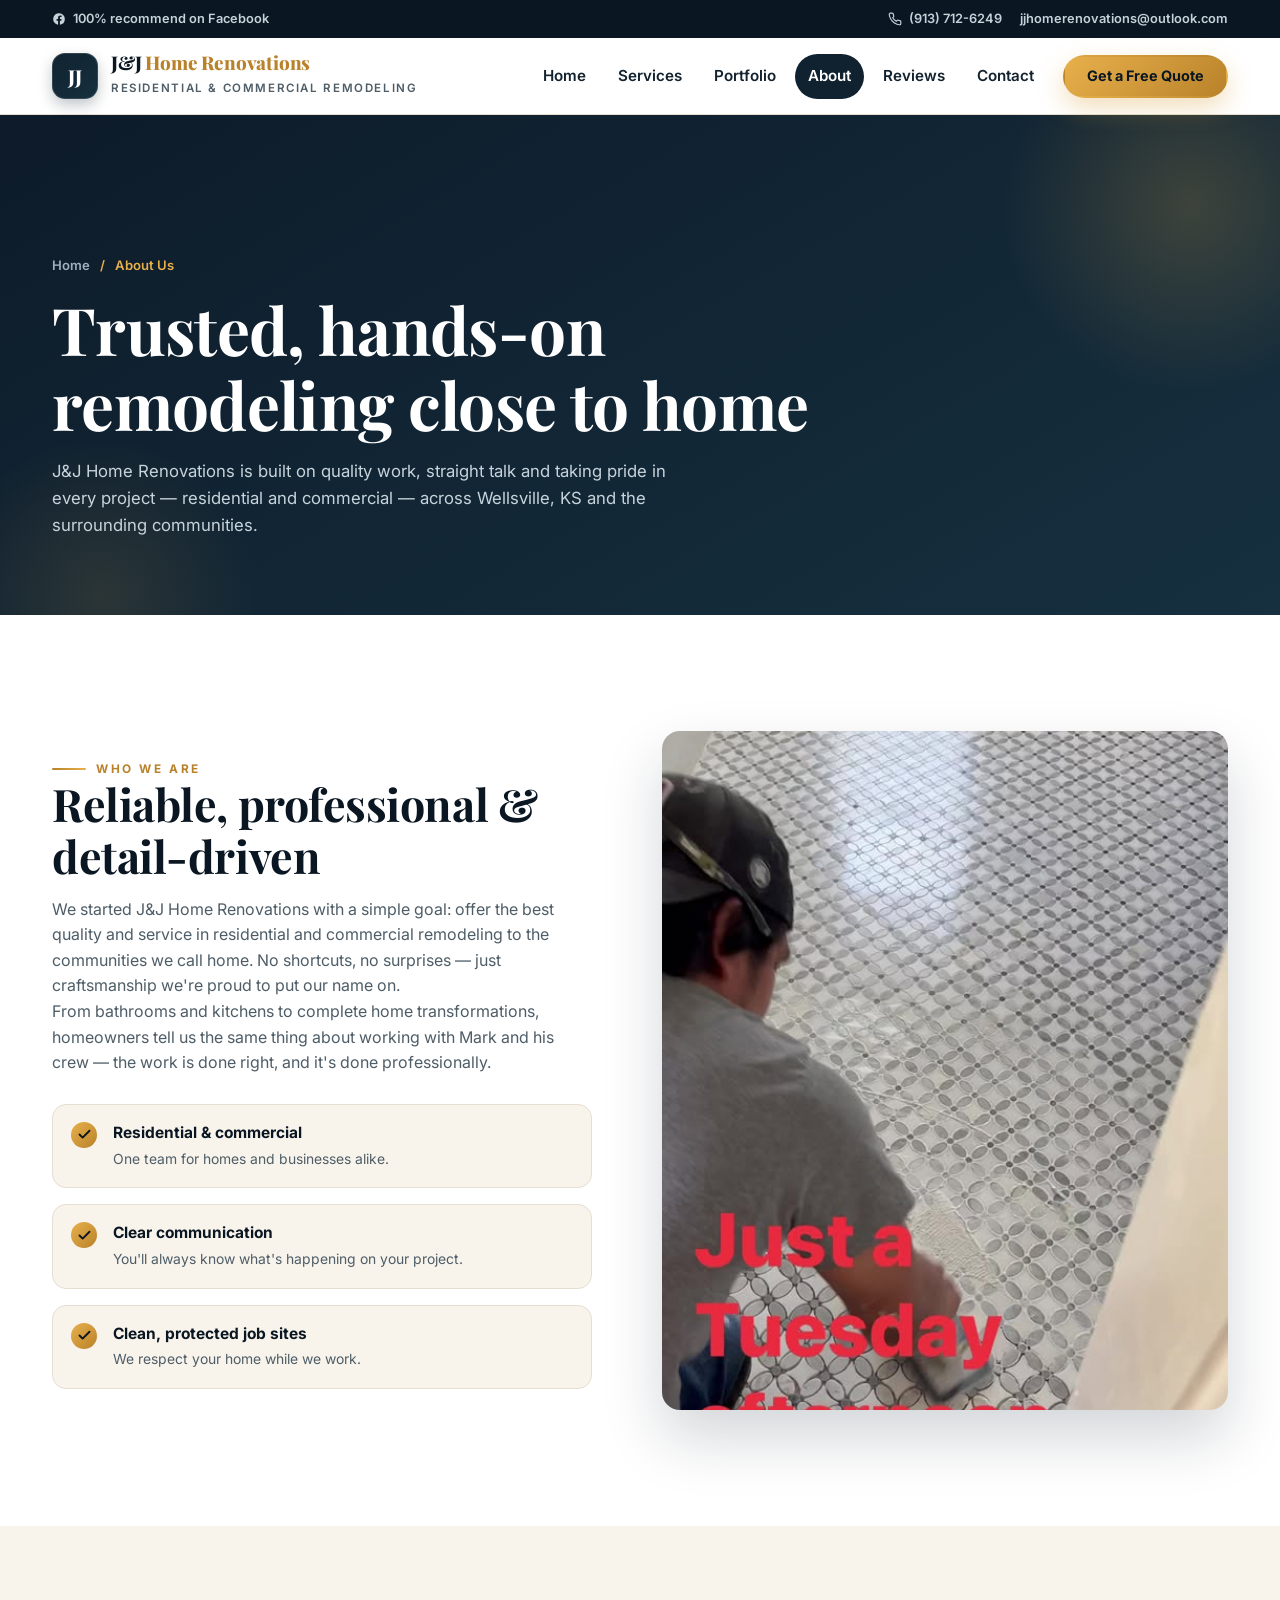
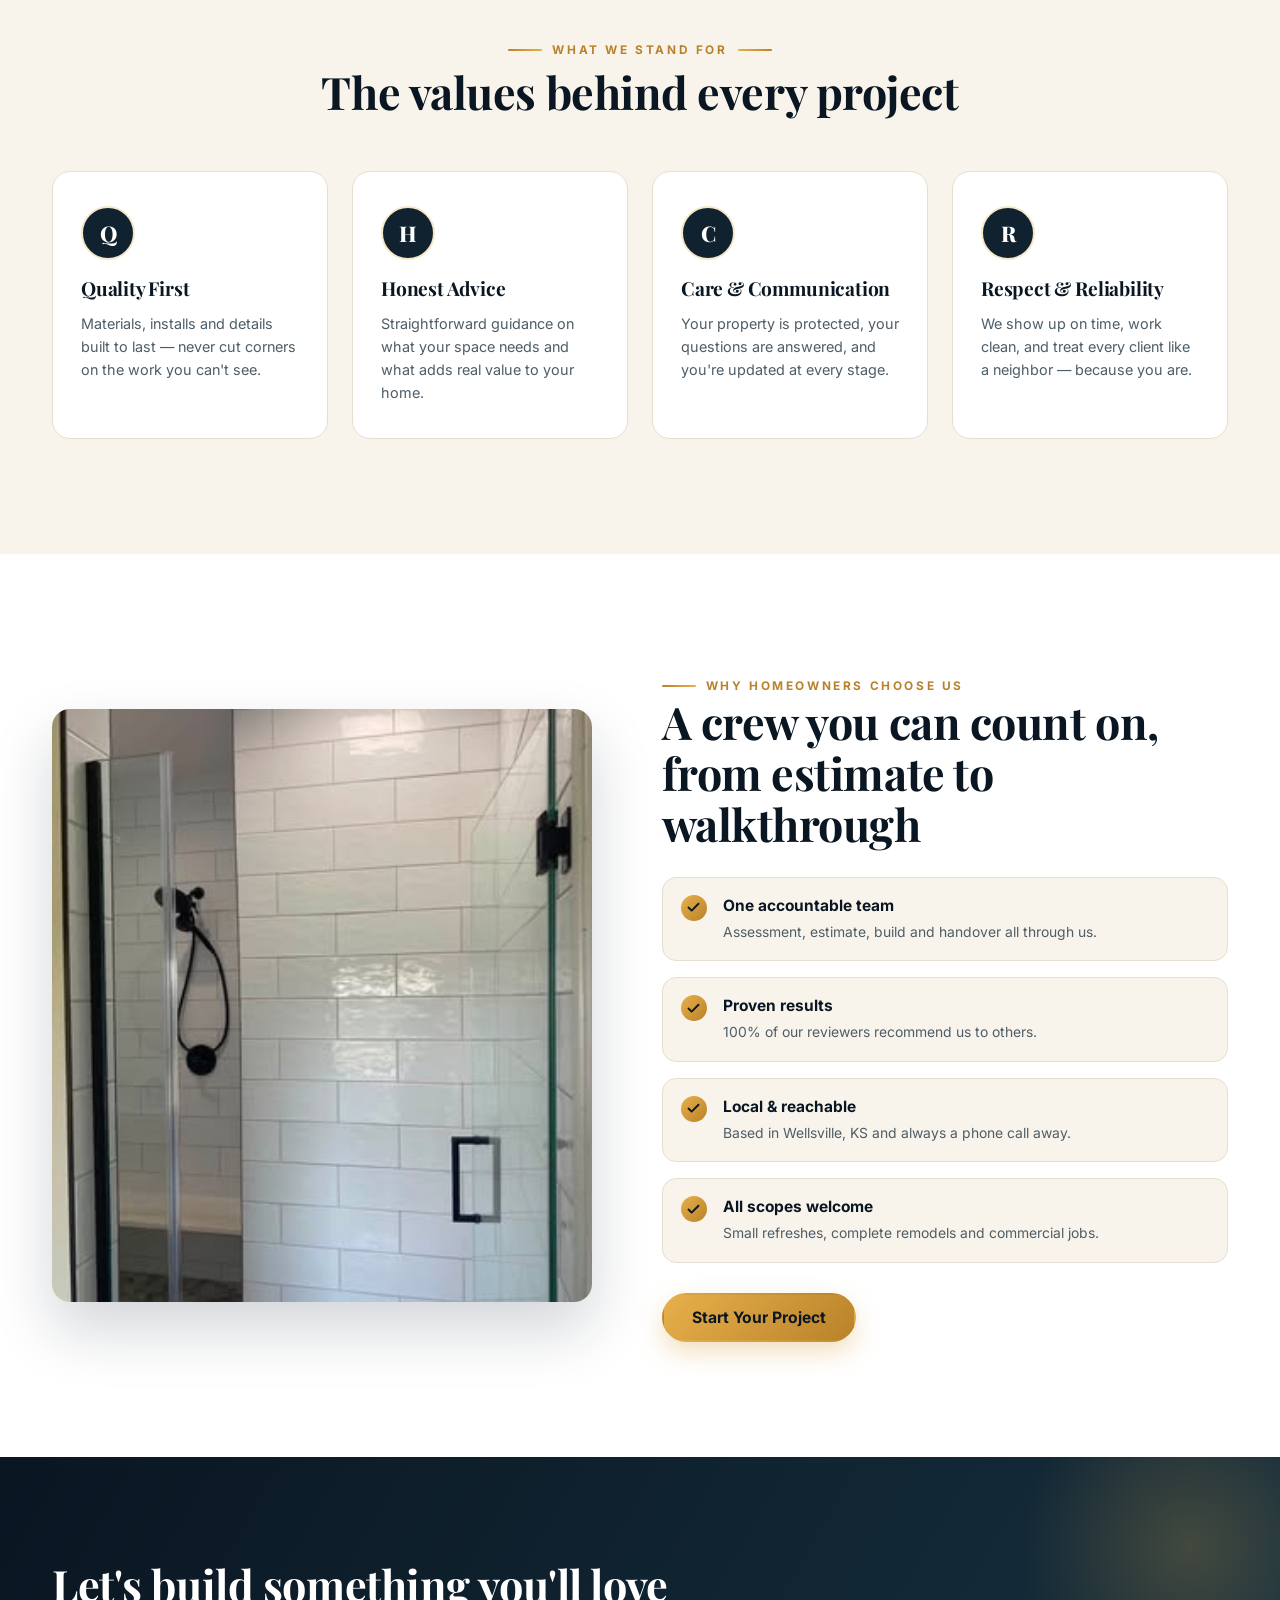
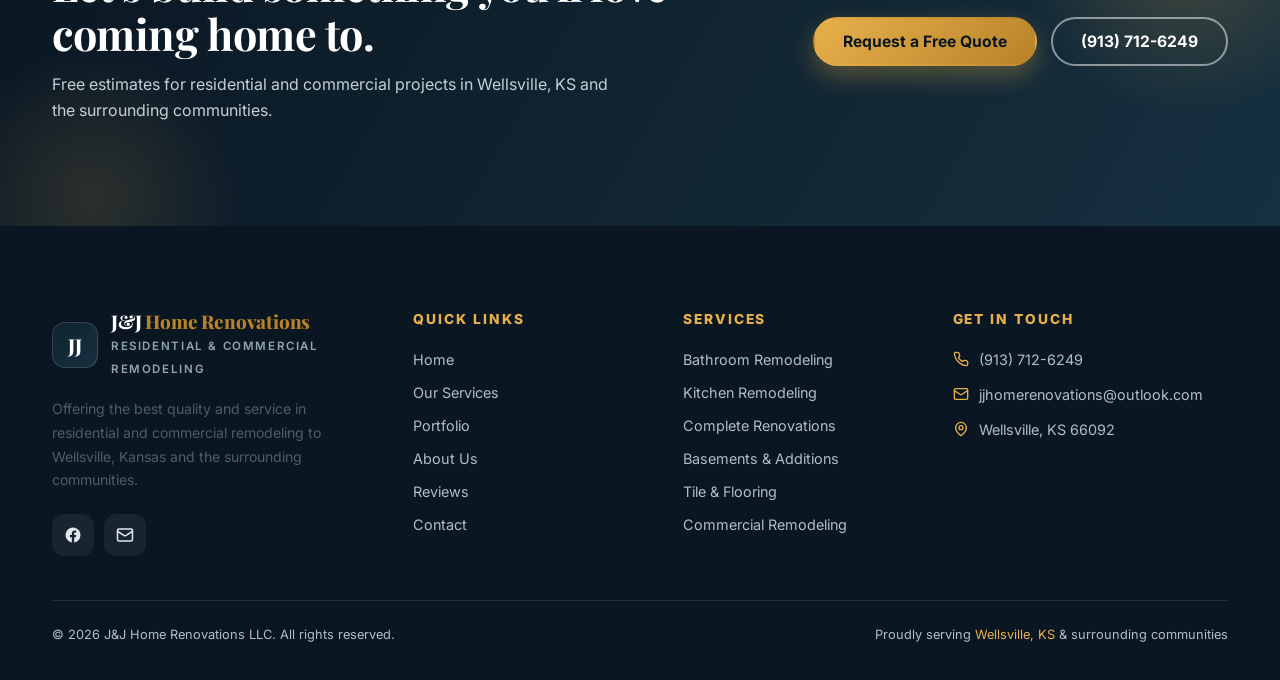
<file: about.html>
<!DOCTYPE html>
<html lang="en">
<head>
<meta charset="UTF-8">
<meta name="viewport" content="width=device-width, initial-scale=1.0, viewport-fit=cover">
<title>About Us | J&J Home Renovations LLC — Wellsville, KS Remodeling Team</title>
<meta name="description" content="Get to know J&J Home Renovations LLC — a Wellsville, KS team offering the best quality and service in residential and commercial remodeling to the surrounding communities. Call (913) 712-6249.">
<meta name="theme-color" content="#0a1622">
<link rel="icon" href="data:image/svg+xml;utf8,<svg xmlns='http://www.w3.org/2000/svg' viewBox='0 0 64 64'><rect width='64' height='64' rx='14' fill='%230a1622'/><text x='32' y='44' font-family='Georgia,serif' font-size='26' font-weight='bold' text-anchor='middle' fill='%23e8b04b'>JJ</text></svg>">
<link rel="preconnect" href="https://fonts.googleapis.com">
<link rel="preconnect" href="https://fonts.gstatic.com" crossorigin>
<link href="https://fonts.googleapis.com/css2?family=Playfair+Display:ital,wght@0,500;0,600;0,700;0,800;1,600&family=Inter:wght@400;500;600;700;800&display=swap" rel="stylesheet">
<link rel="stylesheet" href="css/style.css">
</head>
<body id="top">

<div class="topbar">
  <div class="container">
    <a href="https://www.facebook.com/jjhomerenovations16/" target="_blank" rel="noopener">
      <svg width="14" height="14" viewBox="0 0 24 24" fill="currentColor" aria-hidden="true"><path d="M22 12a10 10 0 1 0-11.56 9.88v-6.99H7.9V12h2.54V9.8c0-2.5 1.49-3.89 3.77-3.89 1.09 0 2.23.2 2.23.2v2.46h-1.26c-1.24 0-1.63.77-1.63 1.56V12h2.78l-.44 2.89h-2.34v6.99A10 10 0 0 0 22 12z"/></svg>
      100% recommend on Facebook
    </a>
    <div class="tb-right">
      <a href="tel:+19137126249">
        <svg width="14" height="14" viewBox="0 0 24 24" fill="none" stroke="currentColor" stroke-width="2" stroke-linecap="round" stroke-linejoin="round" aria-hidden="true"><path d="M22 16.92v3a2 2 0 0 1-2.18 2 19.79 19.79 0 0 1-8.63-3.07 19.5 19.5 0 0 1-6-6 19.79 19.79 0 0 1-3.07-8.67A2 2 0 0 1 4.11 2h3a2 2 0 0 1 2 1.72 12.84 12.84 0 0 0 .7 2.81 2 2 0 0 1-.45 2.11L8.09 9.91a16 16 0 0 0 6 6l1.27-1.27a2 2 0 0 1 2.11-.45 12.84 12.84 0 0 0 2.81.7A2 2 0 0 1 22 16.92z"/></svg>
        (913) 712-6249
      </a>
      <a class="tb-email" href="mailto:jjhomerenovations@outlook.com">jjhomerenovations@outlook.com</a>
    </div>
  </div>
</div>

<header class="site-header">
  <div class="container header-inner">
    <a class="brand" href="index.html" aria-label="J&J Home Renovations — Home">
      <span class="brand-mark">JJ</span>
      <span>
        <span class="brand-name">J&amp;J <em>Home Renovations</em></span>
        <span class="brand-sub">Residential &amp; Commercial Remodeling</span>
      </span>
    </a>
    <nav class="nav" aria-label="Primary navigation">
      <a class="nav-link" href="index.html">Home</a>
      <a class="nav-link" href="services.html">Services</a>
      <a class="nav-link" href="gallery.html">Portfolio</a>
      <a class="nav-link active" href="about.html">About</a>
      <a class="nav-link" href="reviews.html">Reviews</a>
      <a class="nav-link" href="contact.html">Contact</a>
      <div class="header-cta">
        <a class="btn btn-amber" href="contact.html">Get a Free Quote</a>
      </div>
    </nav>
    <button class="nav-toggle" aria-label="Toggle menu" aria-expanded="false"><span></span></button>
  </div>
</header>

<div class="scrim"></div>
<div class="drawer" aria-label="Mobile menu">
  <a class="nd" href="index.html">Home</a>
  <a class="nd" href="services.html">Services</a>
  <a class="nd" href="gallery.html">Portfolio</a>
  <a class="nd active" href="about.html">About</a>
  <a class="nd" href="reviews.html">Reviews</a>
  <a class="nd" href="contact.html">Contact</a>
  <a class="btn btn-amber" href="contact.html">Get a Free Quote</a>
  <div class="drawer-meta">
    <a href="tel:+19137126249">&#128222; (913) 712-6249</a>
    <a href="mailto:jjhomerenovations@outlook.com">&#9993; Email us</a>
    <span>Wellsville, KS &amp; surrounding communities</span>
  </div>
</div>

<main>
  <section class="page-hero">
    <div class="container">
      <nav class="crumbs" aria-label="Breadcrumb">
        <a href="index.html">Home</a><span>/</span><span>About Us</span>
      </nav>
      <h1>Trusted, hands-on remodeling close to home</h1>
      <p>J&amp;J Home Renovations is built on quality work, straight talk and taking pride in every project — residential and commercial — across Wellsville, KS and the surrounding communities.</p>
    </div>
  </section>

  <section class="section section--white">
    <div class="container">
      <div class="split">
        <div class="reveal">
          <span class="eyebrow">Who We Are</span>
          <h2>Reliable, professional &amp; detail-driven</h2>
          <p class="lead-intro" style="margin-top:16px;">We started J&amp;J Home Renovations with a simple goal: offer the best quality and service in residential and commercial remodeling to the communities we call home. No shortcuts, no surprises — just craftsmanship we're proud to put our name on.</p>
          <p class="lead-intro">From bathrooms and kitchens to complete home transformations, homeowners tell us the same thing about working with Mark and his crew — the work is done right, and it's done professionally.</p>
          <ul class="split-list">
            <li><span class="check"><svg width="15" height="15" viewBox="0 0 24 24" fill="none" stroke="currentColor" stroke-width="3" stroke-linecap="round" stroke-linejoin="round" aria-hidden="true"><path d="M20 6 9 17l-5-5"/></svg></span><span><strong>Residential &amp; commercial</strong><span>One team for homes and businesses alike.</span></span></li>
            <li><span class="check"><svg width="15" height="15" viewBox="0 0 24 24" fill="none" stroke="currentColor" stroke-width="3" stroke-linecap="round" stroke-linejoin="round" aria-hidden="true"><path d="M20 6 9 17l-5-5"/></svg></span><span><strong>Clear communication</strong><span>You'll always know what's happening on your project.</span></span></li>
            <li><span class="check"><svg width="15" height="15" viewBox="0 0 24 24" fill="none" stroke="currentColor" stroke-width="3" stroke-linecap="round" stroke-linejoin="round" aria-hidden="true"><path d="M20 6 9 17l-5-5"/></svg></span><span><strong>Clean, protected job sites</strong><span>We respect your home while we work.</span></span></li>
          </ul>
        </div>
        <div class="split-media reveal" data-delay="1">
          <img class="main-img" src="assets/img/reel-9.jpg" alt="The J&J Home Renovations team completing a full home renovation" loading="lazy" style="aspect-ratio:4/4.8;object-fit:cover;width:100%;">
        </div>
      </div>
    </div>
  </section>

  <section class="section section--cream">
    <div class="container">
      <div class="section-head center reveal">
        <span class="eyebrow">What We Stand For</span>
        <h2>The values behind every project</h2>
      </div>
      <div class="steps">
        <div class="step reveal">
          <span class="num">Q</span>
          <h3>Quality First</h3>
          <p>Materials, installs and details built to last — never cut corners on the work you can't see.</p>
        </div>
        <div class="step reveal" data-delay="1">
          <span class="num">H</span>
          <h3>Honest Advice</h3>
          <p>Straightforward guidance on what your space needs and what adds real value to your home.</p>
        </div>
        <div class="step reveal" data-delay="2">
          <span class="num">C</span>
          <h3>Care &amp; Communication</h3>
          <p>Your property is protected, your questions are answered, and you're updated at every stage.</p>
        </div>
        <div class="step reveal" data-delay="3">
          <span class="num">R</span>
          <h3>Respect &amp; Reliability</h3>
          <p>We show up on time, work clean, and treat every client like a neighbor — because you are.</p>
        </div>
      </div>
    </div>
  </section>

  <section class="section section--white">
    <div class="container">
      <div class="split">
        <div class="split-media reveal">
          <img class="main-img" src="assets/img/work-1.jpg" alt="Close-up of detail work by J&J Home Renovations" loading="lazy" style="aspect-ratio:4/4.4;object-fit:cover;width:100%;">
        </div>
        <div class="reveal" data-delay="1">
          <span class="eyebrow">Why Homeowners Choose Us</span>
          <h2>A crew you can count on, from estimate to walkthrough</h2>
          <ul class="split-list">
            <li><span class="check"><svg width="15" height="15" viewBox="0 0 24 24" fill="none" stroke="currentColor" stroke-width="3" stroke-linecap="round" stroke-linejoin="round" aria-hidden="true"><path d="M20 6 9 17l-5-5"/></svg></span><span><strong>One accountable team</strong><span>Assessment, estimate, build and handover all through us.</span></span></li>
            <li><span class="check"><svg width="15" height="15" viewBox="0 0 24 24" fill="none" stroke="currentColor" stroke-width="3" stroke-linecap="round" stroke-linejoin="round" aria-hidden="true"><path d="M20 6 9 17l-5-5"/></svg></span><span><strong>Proven results</strong><span>100% of our reviewers recommend us to others.</span></span></li>
            <li><span class="check"><svg width="15" height="15" viewBox="0 0 24 24" fill="none" stroke="currentColor" stroke-width="3" stroke-linecap="round" stroke-linejoin="round" aria-hidden="true"><path d="M20 6 9 17l-5-5"/></svg></span><span><strong>Local &amp; reachable</strong><span>Based in Wellsville, KS and always a phone call away.</span></span></li>
            <li><span class="check"><svg width="15" height="15" viewBox="0 0 24 24" fill="none" stroke="currentColor" stroke-width="3" stroke-linecap="round" stroke-linejoin="round" aria-hidden="true"><path d="M20 6 9 17l-5-5"/></svg></span><span><strong>All scopes welcome</strong><span>Small refreshes, complete remodels and commercial jobs.</span></span></li>
          </ul>
          <div class="actions" style="margin-top:30px;">
            <a class="btn btn-amber" href="contact.html">Start Your Project</a>
            <a class="btn btn-outline" href="gallery.html">See Our Work</a>
          </div>
        </div>
      </div>
    </div>
  </section>

  <section class="cta-band">
    <div class="container">
      <div class="reveal">
        <h2>Let's build something you'll love coming home to.</h2>
        <p>Free estimates for residential and commercial projects in Wellsville, KS and the surrounding communities.</p>
      </div>
      <div class="actions reveal" data-delay="1">
        <a class="btn btn-amber" href="contact.html">Request a Free Quote</a>
        <a class="btn btn-outline" href="tel:+19137126249">(913) 712-6249</a>
      </div>
    </div>
  </section>
</main>

<footer class="footer">
  <div class="container">
    <div class="footer-grid">
      <div>
        <a class="brand" href="index.html" aria-label="J&J Home Renovations LLC">
          <span class="brand-mark">JJ</span>
          <span><span class="brand-name">J&amp;J <em>Home Renovations</em></span><span class="brand-sub">Residential &amp; Commercial Remodeling</span></span>
        </a>
        <p class="f-about">Offering the best quality and service in residential and commercial remodeling to Wellsville, Kansas and the surrounding communities.</p>
        <div class="socials">
          <a href="https://www.facebook.com/jjhomerenovations16/" target="_blank" rel="noopener" aria-label="Visit our Facebook page">
            <svg width="18" height="18" viewBox="0 0 24 24" fill="currentColor" aria-hidden="true"><path d="M22 12a10 10 0 1 0-11.56 9.88v-6.99H7.9V12h2.54V9.8c0-2.5 1.49-3.89 3.77-3.89 1.09 0 2.23.2 2.23.2v2.46h-1.26c-1.24 0-1.63.77-1.63 1.56V12h2.78l-.44 2.89h-2.34v6.99A10 10 0 0 0 22 12z"/></svg>
          </a>
          <a href="mailto:jjhomerenovations@outlook.com" aria-label="Email J&J Home Renovations">
            <svg width="18" height="18" viewBox="0 0 24 24" fill="none" stroke="currentColor" stroke-width="2" stroke-linecap="round" stroke-linejoin="round" aria-hidden="true"><rect width="20" height="16" x="2" y="4" rx="2"/><path d="m22 7-8.97 5.7a1.94 1.94 0 0 1-2.06 0L2 7"/></svg>
          </a>
        </div>
      </div>
      <div>
        <h4>Quick Links</h4>
        <ul>
          <li><a href="index.html">Home</a></li>
          <li><a href="services.html">Our Services</a></li>
          <li><a href="gallery.html">Portfolio</a></li>
          <li><a href="about.html">About Us</a></li>
          <li><a href="reviews.html">Reviews</a></li>
          <li><a href="contact.html">Contact</a></li>
        </ul>
      </div>
      <div>
        <h4>Services</h4>
        <ul>
          <li><a href="services.html#bathrooms">Bathroom Remodeling</a></li>
          <li><a href="services.html#kitchens">Kitchen Remodeling</a></li>
          <li><a href="services.html#renovations">Complete Renovations</a></li>
          <li><a href="services.html#basements">Basements &amp; Additions</a></li>
          <li><a href="services.html#finishes">Tile &amp; Flooring</a></li>
          <li><a href="services.html#commercial">Commercial Remodeling</a></li>
        </ul>
      </div>
      <div>
        <h4>Get In Touch</h4>
        <div class="f-contact">
          <a href="tel:+19137126249">
            <svg width="16" height="16" viewBox="0 0 24 24" fill="none" stroke="currentColor" stroke-width="2" stroke-linecap="round" stroke-linejoin="round" aria-hidden="true"><path d="M22 16.92v3a2 2 0 0 1-2.18 2 19.79 19.79 0 0 1-8.63-3.07 19.5 19.5 0 0 1-6-6 19.79 19.79 0 0 1-3.07-8.67A2 2 0 0 1 4.11 2h3a2 2 0 0 1 2 1.72 12.84 12.84 0 0 0 .7 2.81 2 2 0 0 1-.45 2.11L8.09 9.91a16 16 0 0 0 6 6l1.27-1.27a2 2 0 0 1 2.11-.45 12.84 12.84 0 0 0 2.81.7A2 2 0 0 1 22 16.92z"/></svg>
            (913) 712-6249
          </a>
          <a href="mailto:jjhomerenovations@outlook.com">
            <svg width="16" height="16" viewBox="0 0 24 24" fill="none" stroke="currentColor" stroke-width="2" stroke-linecap="round" stroke-linejoin="round" aria-hidden="true"><rect width="20" height="16" x="2" y="4" rx="2"/><path d="m22 7-8.97 5.7a1.94 1.94 0 0 1-2.06 0L2 7"/></svg>
            jjhomerenovations@outlook.com
          </a>
          <span style="display:flex;gap:10px;align-items:center;">
            <svg width="16" height="16" viewBox="0 0 24 24" fill="none" stroke="currentColor" stroke-width="2" stroke-linecap="round" stroke-linejoin="round" aria-hidden="true"><path d="M20 10c0 6-8 12-8 12s-8-6-8-12a8 8 0 0 1 16 0Z"/><circle cx="12" cy="10" r="3"/></svg>
            Wellsville, KS 66092
          </span>
        </div>
      </div>
    </div>
    <div class="footer-bottom">
      <span>&copy; <span data-year>2026</span> J&amp;J Home Renovations LLC. All rights reserved.</span>
      <span>Proudly serving <a href="https://www.facebook.com/jjhomerenovations16/" target="_blank" rel="noopener">Wellsville, KS</a> &amp; surrounding communities</span>
    </div>
  </div>
</footer>

<a class="to-top" href="#top" aria-label="Back to top">
  <svg width="18" height="18" viewBox="0 0 24 24" fill="none" stroke="currentColor" stroke-width="2.6" stroke-linecap="round" stroke-linejoin="round" aria-hidden="true"><path d="M12 19V5"/><path d="m5 12 7-7 7 7"/></svg>
</a>
<a class="fab" href="tel:+19137126249" aria-label="Call J&J Home Renovations">
  <svg width="26" height="26" viewBox="0 0 24 24" fill="none" stroke="currentColor" stroke-width="2" stroke-linecap="round" stroke-linejoin="round" aria-hidden="true"><path d="M22 16.92v3a2 2 0 0 1-2.18 2 19.79 19.79 0 0 1-8.63-3.07 19.5 19.5 0 0 1-6-6 19.79 19.79 0 0 1-3.07-8.67A2 2 0 0 1 4.11 2h3a2 2 0 0 1 2 1.72 12.84 12.84 0 0 0 .7 2.81 2 2 0 0 1-.45 2.11L8.09 9.91a16 16 0 0 0 6 6l1.27-1.27a2 2 0 0 1 2.11-.45 12.84 12.84 0 0 0 2.81.7A2 2 0 0 1 22 16.92z"/></svg>
</a>

<script src="js/main.js"></script>
</body>
</html>
</file>
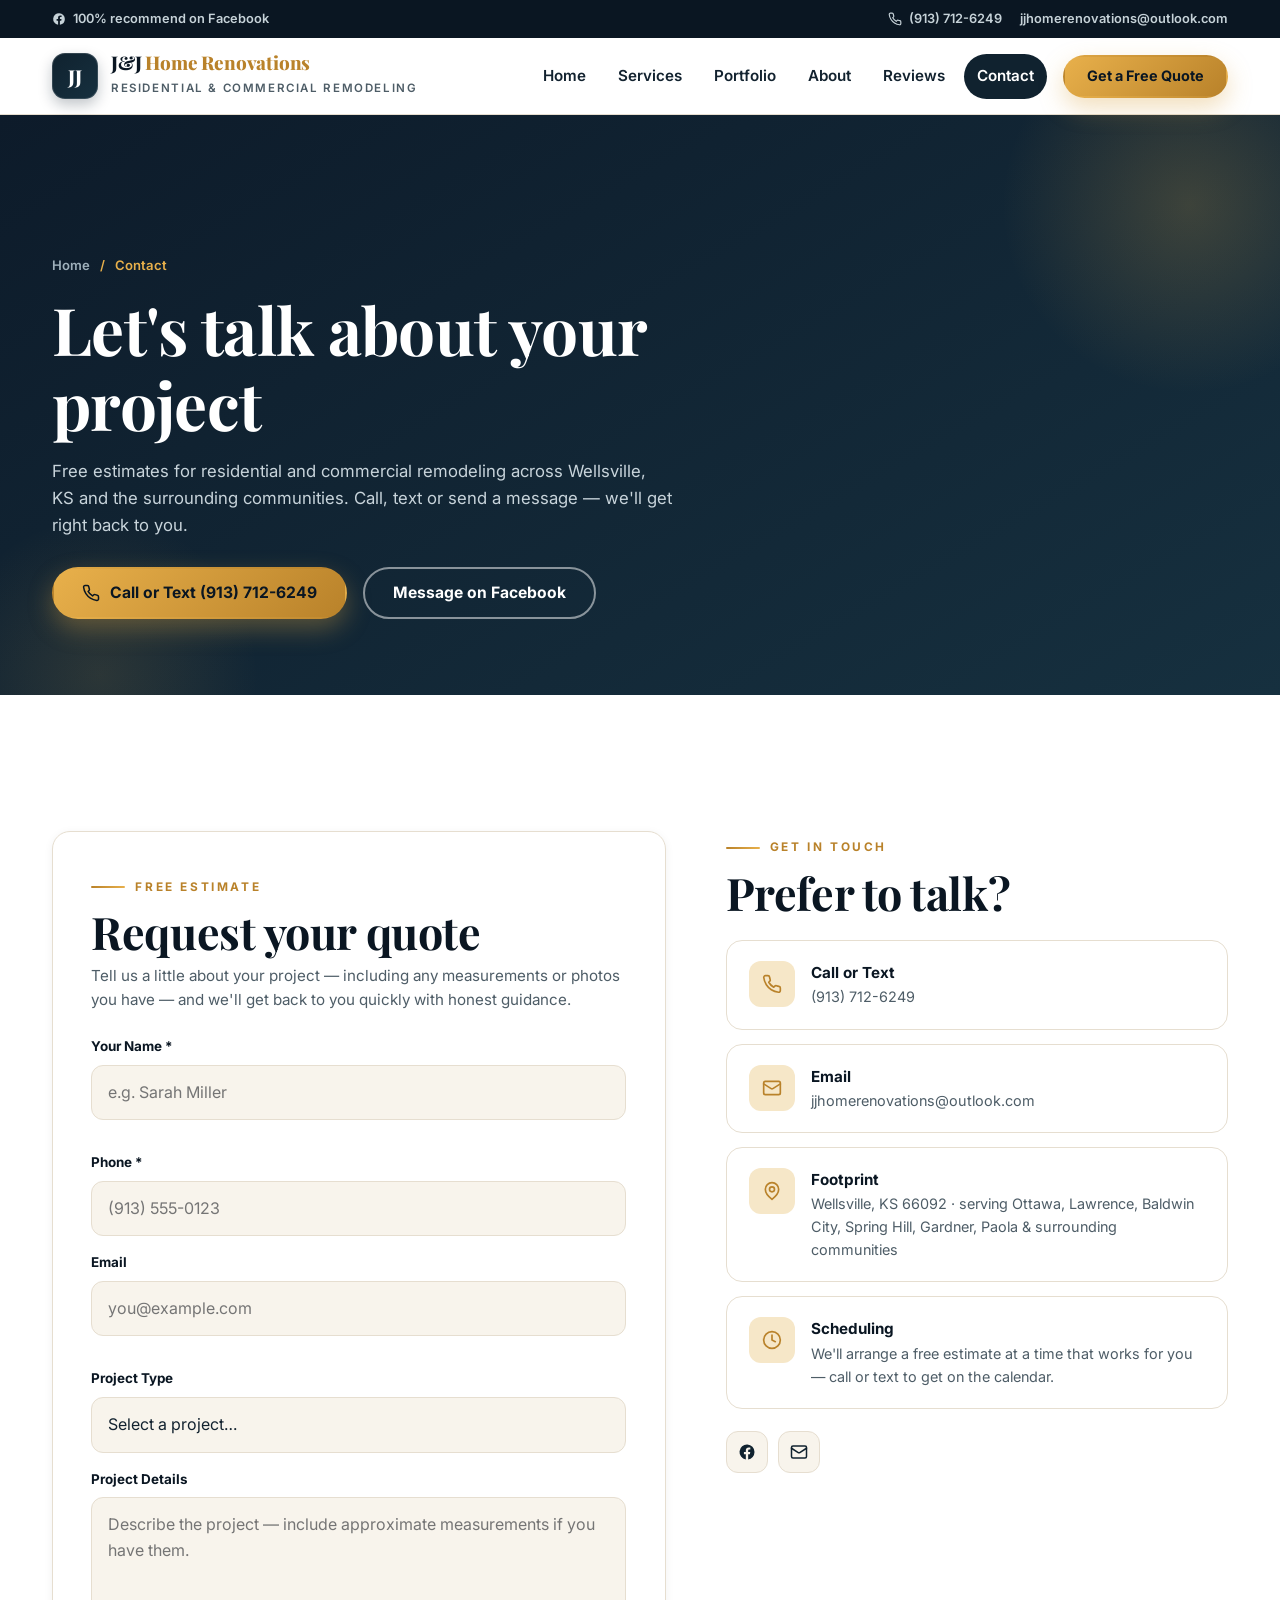
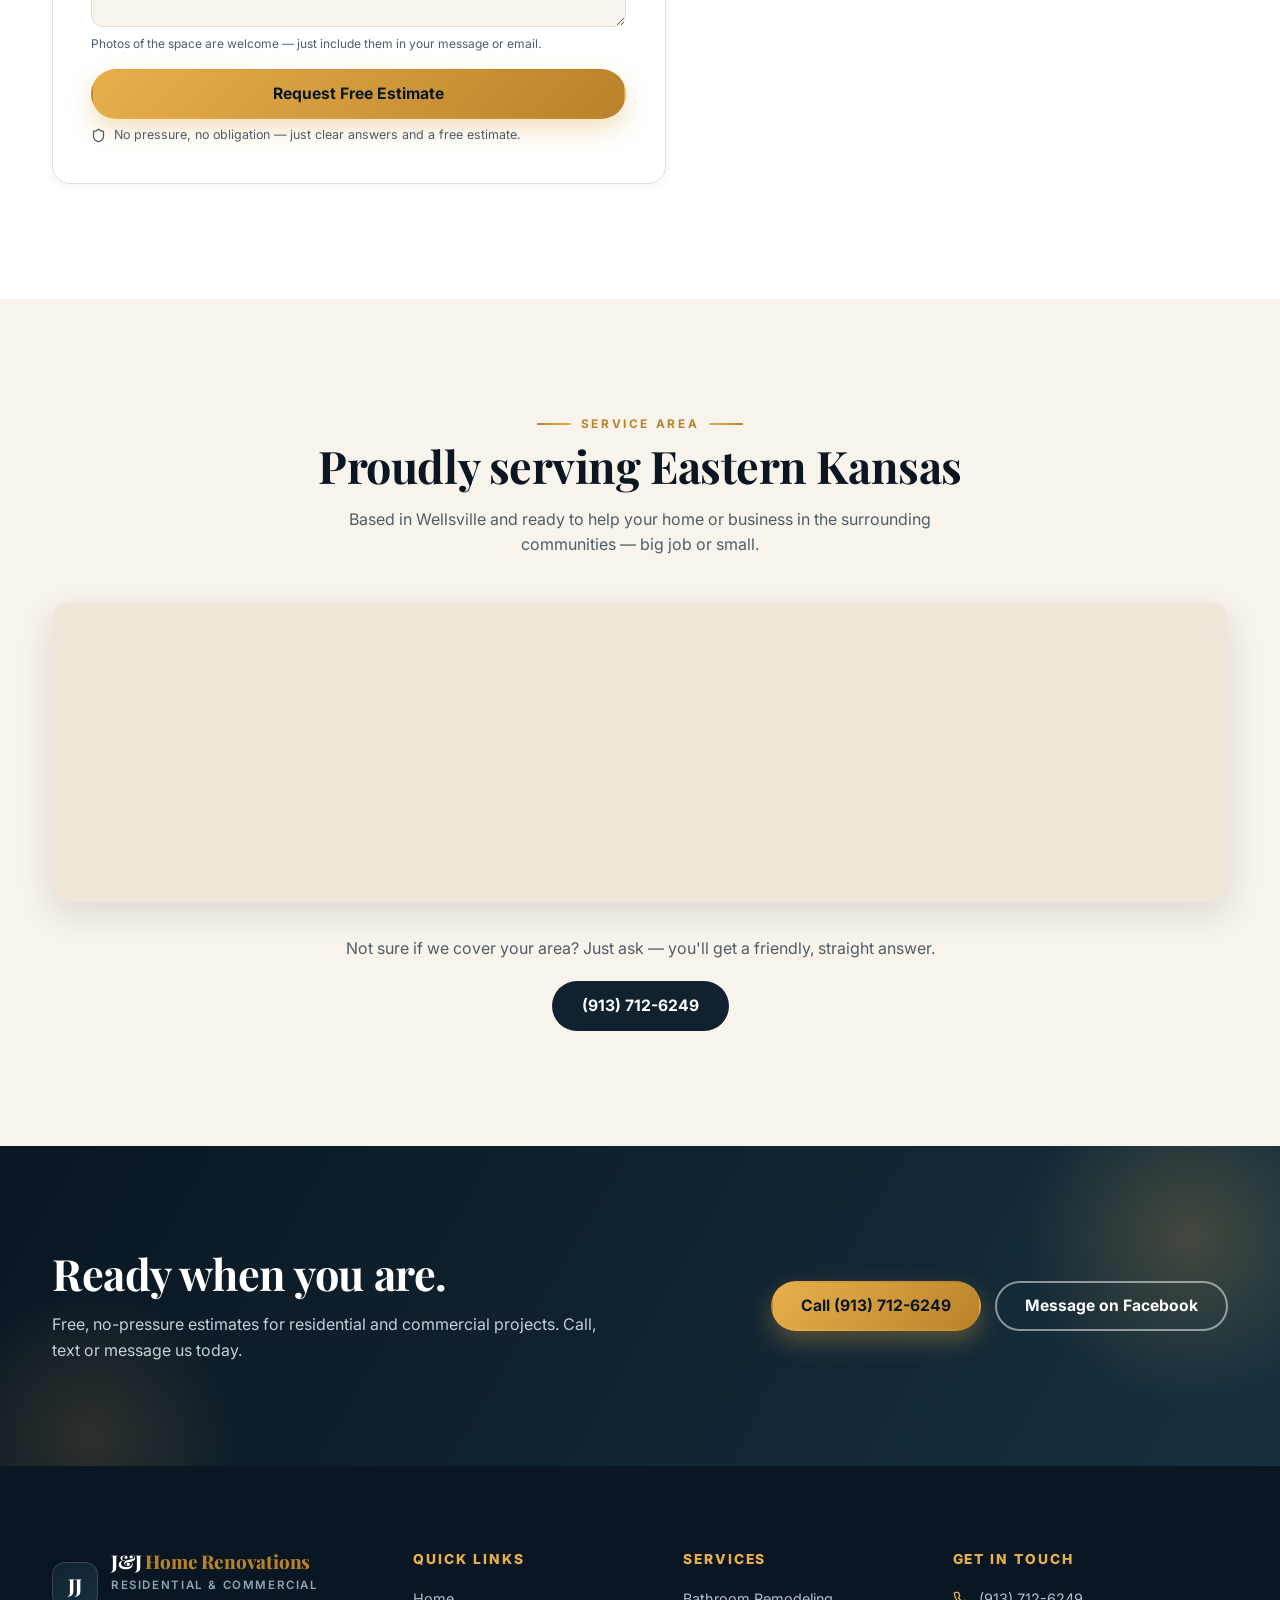
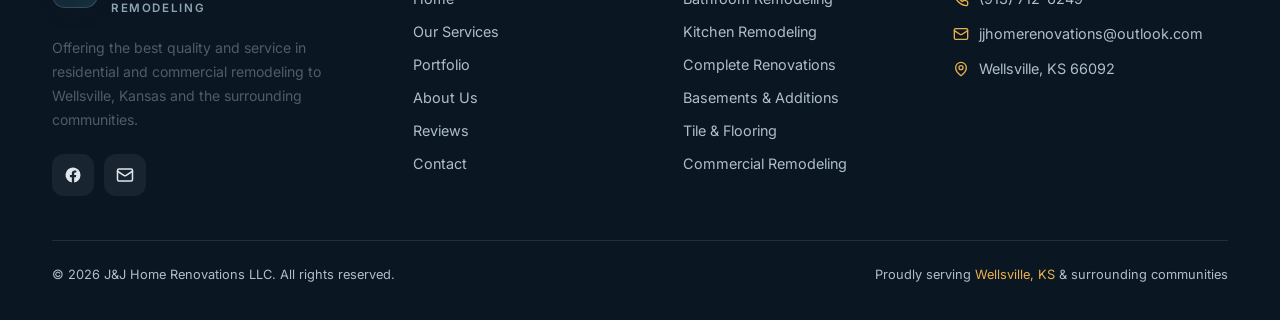
<file: contact.html>
<!DOCTYPE html>
<html lang="en">
<head>
<meta charset="UTF-8">
<meta name="viewport" content="width=device-width, initial-scale=1.0, viewport-fit=cover">
<title>Contact | J&J Home Renovations LLC — Free Estimates in Wellsville, KS</title>
<meta name="description" content="Get a free remodeling estimate from J&J Home Renovations LLC in Wellsville, KS. Call or text (913) 712-6249 or send us a message — bathrooms, kitchens, basements & commercial remodeling.">
<meta name="theme-color" content="#0a1622">
<link rel="icon" href="data:image/svg+xml;utf8,<svg xmlns='http://www.w3.org/2000/svg' viewBox='0 0 64 64'><rect width='64' height='64' rx='14' fill='%230a1622'/><text x='32' y='44' font-family='Georgia,serif' font-size='26' font-weight='bold' text-anchor='middle' fill='%23e8b04b'>JJ</text></svg>">
<link rel="preconnect" href="https://fonts.googleapis.com">
<link rel="preconnect" href="https://fonts.gstatic.com" crossorigin>
<link href="https://fonts.googleapis.com/css2?family=Playfair+Display:ital,wght@0,500;0,600;0,700;0,800;1,600&family=Inter:wght@400;500;600;700;800&display=swap" rel="stylesheet">
<link rel="stylesheet" href="css/style.css">
</head>
<body id="top">

<div class="topbar">
  <div class="container">
    <a href="https://www.facebook.com/jjhomerenovations16/" target="_blank" rel="noopener">
      <svg width="14" height="14" viewBox="0 0 24 24" fill="currentColor" aria-hidden="true"><path d="M22 12a10 10 0 1 0-11.56 9.88v-6.99H7.9V12h2.54V9.8c0-2.5 1.49-3.89 3.77-3.89 1.09 0 2.23.2 2.23.2v2.46h-1.26c-1.24 0-1.63.77-1.63 1.56V12h2.78l-.44 2.89h-2.34v6.99A10 10 0 0 0 22 12z"/></svg>
      100% recommend on Facebook
    </a>
    <div class="tb-right">
      <a href="tel:+19137126249">
        <svg width="14" height="14" viewBox="0 0 24 24" fill="none" stroke="currentColor" stroke-width="2" stroke-linecap="round" stroke-linejoin="round" aria-hidden="true"><path d="M22 16.92v3a2 2 0 0 1-2.18 2 19.79 19.79 0 0 1-8.63-3.07 19.5 19.5 0 0 1-6-6 19.79 19.79 0 0 1-3.07-8.67A2 2 0 0 1 4.11 2h3a2 2 0 0 1 2 1.72 12.84 12.84 0 0 0 .7 2.81 2 2 0 0 1-.45 2.11L8.09 9.91a16 16 0 0 0 6 6l1.27-1.27a2 2 0 0 1 2.11-.45 12.84 12.84 0 0 0 2.81.7A2 2 0 0 1 22 16.92z"/></svg>
        (913) 712-6249
      </a>
      <a class="tb-email" href="mailto:jjhomerenovations@outlook.com">jjhomerenovations@outlook.com</a>
    </div>
  </div>
</div>

<header class="site-header">
  <div class="container header-inner">
    <a class="brand" href="index.html" aria-label="J&J Home Renovations — Home">
      <span class="brand-mark">JJ</span>
      <span>
        <span class="brand-name">J&amp;J <em>Home Renovations</em></span>
        <span class="brand-sub">Residential &amp; Commercial Remodeling</span>
      </span>
    </a>
    <nav class="nav" aria-label="Primary navigation">
      <a class="nav-link" href="index.html">Home</a>
      <a class="nav-link" href="services.html">Services</a>
      <a class="nav-link" href="gallery.html">Portfolio</a>
      <a class="nav-link" href="about.html">About</a>
      <a class="nav-link" href="reviews.html">Reviews</a>
      <a class="nav-link active" href="contact.html">Contact</a>
      <div class="header-cta">
        <a class="btn btn-amber" href="contact.html">Get a Free Quote</a>
      </div>
    </nav>
    <button class="nav-toggle" aria-label="Toggle menu" aria-expanded="false"><span></span></button>
  </div>
</header>

<div class="scrim"></div>
<div class="drawer" aria-label="Mobile menu">
  <a class="nd" href="index.html">Home</a>
  <a class="nd" href="services.html">Services</a>
  <a class="nd" href="gallery.html">Portfolio</a>
  <a class="nd" href="about.html">About</a>
  <a class="nd" href="reviews.html">Reviews</a>
  <a class="nd active" href="contact.html">Contact</a>
  <a class="btn btn-amber" href="contact.html">Get a Free Quote</a>
  <div class="drawer-meta">
    <a href="tel:+19137126249">&#128222; (913) 712-6249</a>
    <a href="mailto:jjhomerenovations@outlook.com">&#9993; Email us</a>
    <span>Wellsville, KS &amp; surrounding communities</span>
  </div>
</div>

<main>
  <section class="page-hero">
    <div class="container">
      <nav class="crumbs" aria-label="Breadcrumb">
        <a href="index.html">Home</a><span>/</span><span>Contact</span>
      </nav>
      <h1>Let's talk about your project</h1>
      <p>Free estimates for residential and commercial remodeling across Wellsville, KS and the surrounding communities. Call, text or send a message — we'll get right back to you.</p>
      <div class="hero-actions" style="margin-top:28px;">
        <a class="btn btn-amber" href="tel:+19137126249">
          <svg width="18" height="18" viewBox="0 0 24 24" fill="none" stroke="currentColor" stroke-width="2" stroke-linecap="round" stroke-linejoin="round" aria-hidden="true"><path d="M22 16.92v3a2 2 0 0 1-2.18 2 19.79 19.79 0 0 1-8.63-3.07 19.5 19.5 0 0 1-6-6 19.79 19.79 0 0 1-3.07-8.67A2 2 0 0 1 4.11 2h3a2 2 0 0 1 2 1.72 12.84 12.84 0 0 0 .7 2.81 2 2 0 0 1-.45 2.11L8.09 9.91a16 16 0 0 0 6 6l1.27-1.27a2 2 0 0 1 2.11-.45 12.84 12.84 0 0 0 2.81.7A2 2 0 0 1 22 16.92z"/></svg>
          Call or Text (913) 712-6249
        </a>
        <a class="btn btn-outline" href="https://www.facebook.com/jjhomerenovations16/" target="_blank" rel="noopener">Message on Facebook</a>
      </div>
    </div>
  </section>

  <section class="section section--white">
    <div class="container">
      <div class="contact-grid">
        <div class="contact-card reveal">
          <span class="eyebrow">Free Estimate</span>
          <h2 style="margin:10px 0 6px;">Request your quote</h2>
          <p style="font-size:.95rem;">Tell us a little about your project — including any measurements or photos you have — and we'll get back to you quickly with honest guidance.</p>

          <form id="quoteForm" style="margin-top:24px;" novalidate>
            <div class="form-row">
              <div class="field">
                <label for="fName">Your Name *</label>
                <input type="text" id="fName" name="name" placeholder="e.g. Sarah Miller" required>
              </div>
              <div class="field">
                <label for="fPhone">Phone *</label>
                <input type="tel" id="fPhone" name="phone" placeholder="(913) 555-0123" required>
              </div>
            </div>
            <div class="form-row">
              <div class="field">
                <label for="fEmail">Email</label>
                <input type="email" id="fEmail" name="email" placeholder="you@example.com">
              </div>
              <div class="field">
                <label for="fService">Project Type</label>
                <select id="fService" name="service">
                  <option value="">Select a project…</option>
                  <option>Bathroom Renovation</option>
                  <option>Kitchen Renovation</option>
                  <option>Complete Home Renovation</option>
                  <option>Basement / Addition</option>
                  <option>Tile &amp; Flooring</option>
                  <option>Commercial Remodeling</option>
                  <option>Something else</option>
                </select>
              </div>
            </div>
            <div class="field">
              <label for="fMsg">Project Details</label>
              <textarea id="fMsg" name="message" placeholder="Describe the project — include approximate measurements if you have them."></textarea>
              <span class="hint">Photos of the space are welcome — just include them in your message or email.</span>
            </div>
            <div class="form-success" role="status">Thanks! Your request is ready — your email app has opened so you can hit send.</div>
            <button class="btn btn-amber" type="submit" style="width:100%;">Request Free Estimate</button>
            <p class="form-note"><svg width="15" height="15" viewBox="0 0 24 24" fill="none" stroke="currentColor" stroke-width="2" stroke-linecap="round" stroke-linejoin="round" aria-hidden="true" style="flex:none;margin-top:3px;"><path d="M20 13c0 5-3.5 7.5-7.66 8.95a1 1 0 0 1-.67-.01C7.5 20.5 4 18 4 13V6a1 1 0 0 1 1-1c2 0 4.5-1.2 6.24-2.72a1.17 1.17 0 0 1 1.52 0C14.51 3.81 17 5 19 5a1 1 0 0 1 1 1Z"/></svg>
              No pressure, no obligation — just clear answers and a free estimate.</p>
          </form>
        </div>

        <div class="reveal" data-delay="1">
          <span class="eyebrow">Get In Touch</span>
          <h2 style="margin:10px 0 22px;">Prefer to talk?</h2>
          <div class="contact-details">
            <div class="cinfo">
              <span class="c-icon">
                <svg width="20" height="20" viewBox="0 0 24 24" fill="none" stroke="currentColor" stroke-width="2" stroke-linecap="round" stroke-linejoin="round" aria-hidden="true"><path d="M22 16.92v3a2 2 0 0 1-2.18 2 19.79 19.79 0 0 1-8.63-3.07 19.5 19.5 0 0 1-6-6 19.79 19.79 0 0 1-3.07-8.67A2 2 0 0 1 4.11 2h3a2 2 0 0 1 2 1.72 12.84 12.84 0 0 0 .7 2.81 2 2 0 0 1-.45 2.11L8.09 9.91a16 16 0 0 0 6 6l1.27-1.27a2 2 0 0 1 2.11-.45 12.84 12.84 0 0 0 2.81.7A2 2 0 0 1 22 16.92z"/></svg>
              </span>
              <span>
                <strong>Call or Text</strong>
                <a href="tel:+19137126249">(913) 712-6249</a>
              </span>
            </div>
            <div class="cinfo">
              <span class="c-icon">
                <svg width="20" height="20" viewBox="0 0 24 24" fill="none" stroke="currentColor" stroke-width="2" stroke-linecap="round" stroke-linejoin="round" aria-hidden="true"><rect width="20" height="16" x="2" y="4" rx="2"/><path d="m22 7-8.97 5.7a1.94 1.94 0 0 1-2.06 0L2 7"/></svg>
              </span>
              <span>
                <strong>Email</strong>
                <a href="mailto:jjhomerenovations@outlook.com">jjhomerenovations@outlook.com</a>
              </span>
            </div>
            <div class="cinfo">
              <span class="c-icon">
                <svg width="20" height="20" viewBox="0 0 24 24" fill="none" stroke="currentColor" stroke-width="2" stroke-linecap="round" stroke-linejoin="round" aria-hidden="true"><path d="M20 10c0 6-8 12-8 12s-8-6-8-12a8 8 0 0 1 16 0Z"/><circle cx="12" cy="10" r="3"/></svg>
              </span>
              <span>
                <strong>Footprint</strong>
                <span>Wellsville, KS 66092 &middot; serving Ottawa, Lawrence, Baldwin City, Spring Hill, Gardner, Paola &amp; surrounding communities</span>
              </span>
            </div>
            <div class="cinfo">
              <span class="c-icon">
                <svg width="20" height="20" viewBox="0 0 24 24" fill="none" stroke="currentColor" stroke-width="2" stroke-linecap="round" stroke-linejoin="round" aria-hidden="true"><circle cx="12" cy="12" r="10"/><polyline points="12 6 12 12 16 14"/></svg>
              </span>
              <span>
                <strong>Scheduling</strong>
                <span>We'll arrange a free estimate at a time that works for you — call or text to get on the calendar.</span>
              </span>
            </div>
          </div>
          <div class="socials">
            <a href="https://www.facebook.com/jjhomerenovations16/" target="_blank" rel="noopener" aria-label="Visit our Facebook page">
              <svg width="18" height="18" viewBox="0 0 24 24" fill="currentColor" aria-hidden="true"><path d="M22 12a10 10 0 1 0-11.56 9.88v-6.99H7.9V12h2.54V9.8c0-2.5 1.49-3.89 3.77-3.89 1.09 0 2.23.2 2.23.2v2.46h-1.26c-1.24 0-1.63.77-1.63 1.56V12h2.78l-.44 2.89h-2.34v6.99A10 10 0 0 0 22 12z"/></svg>
            </a>
            <a href="mailto:jjhomerenovations@outlook.com" aria-label="Email J&J Home Renovations">
              <svg width="18" height="18" viewBox="0 0 24 24" fill="none" stroke="currentColor" stroke-width="2" stroke-linecap="round" stroke-linejoin="round" aria-hidden="true"><rect width="20" height="16" x="2" y="4" rx="2"/><path d="m22 7-8.97 5.7a1.94 1.94 0 0 1-2.06 0L2 7"/></svg>
            </a>
          </div>
        </div>
      </div>
    </div>
  </section>

  <section class="section section--cream">
    <div class="container">
      <div class="section-head center reveal">
        <span class="eyebrow">Service Area</span>
        <h2>Proudly serving Eastern Kansas</h2>
        <p>Based in Wellsville and ready to help your home or business in the surrounding communities — big job or small.</p>
      </div>
      <div class="map-osm reveal" style="margin-top:44px;">
        <iframe src="https://www.openstreetmap.org/export/embed.html?bbox=-95.21%2C38.65%2C-94.95%2C38.79&amp;layer=mapnik&amp;marker=38.7186%2C-95.0815" title="Map of Wellsville, KS and surrounding service areas" loading="lazy"></iframe>
      </div>
      <div class="center reveal" style="margin-top:34px;">
        <p style="margin-bottom:20px;">Not sure if we cover your area? Just ask — you'll get a friendly, straight answer.</p>
        <a class="btn btn-navy" href="tel:+19137126249">(913) 712-6249</a>
      </div>
    </div>
  </section>

  <section class="cta-band">
    <div class="container">
      <div class="reveal">
        <h2>Ready when you are.</h2>
        <p>Free, no-pressure estimates for residential and commercial projects. Call, text or message us today.</p>
      </div>
      <div class="actions reveal" data-delay="1">
        <a class="btn btn-amber" href="tel:+19137126249">Call (913) 712-6249</a>
        <a class="btn btn-outline" href="https://www.facebook.com/jjhomerenovations16/" target="_blank" rel="noopener">Message on Facebook</a>
      </div>
    </div>
  </section>
</main>

<footer class="footer">
  <div class="container">
    <div class="footer-grid">
      <div>
        <a class="brand" href="index.html" aria-label="J&J Home Renovations LLC">
          <span class="brand-mark">JJ</span>
          <span><span class="brand-name">J&amp;J <em>Home Renovations</em></span><span class="brand-sub">Residential &amp; Commercial Remodeling</span></span>
        </a>
        <p class="f-about">Offering the best quality and service in residential and commercial remodeling to Wellsville, Kansas and the surrounding communities.</p>
        <div class="socials">
          <a href="https://www.facebook.com/jjhomerenovations16/" target="_blank" rel="noopener" aria-label="Visit our Facebook page">
            <svg width="18" height="18" viewBox="0 0 24 24" fill="currentColor" aria-hidden="true"><path d="M22 12a10 10 0 1 0-11.56 9.88v-6.99H7.9V12h2.54V9.8c0-2.5 1.49-3.89 3.77-3.89 1.09 0 2.23.2 2.23.2v2.46h-1.26c-1.24 0-1.63.77-1.63 1.56V12h2.78l-.44 2.89h-2.34v6.99A10 10 0 0 0 22 12z"/></svg>
          </a>
          <a href="mailto:jjhomerenovations@outlook.com" aria-label="Email J&J Home Renovations">
            <svg width="18" height="18" viewBox="0 0 24 24" fill="none" stroke="currentColor" stroke-width="2" stroke-linecap="round" stroke-linejoin="round" aria-hidden="true"><rect width="20" height="16" x="2" y="4" rx="2"/><path d="m22 7-8.97 5.7a1.94 1.94 0 0 1-2.06 0L2 7"/></svg>
          </a>
        </div>
      </div>
      <div>
        <h4>Quick Links</h4>
        <ul>
          <li><a href="index.html">Home</a></li>
          <li><a href="services.html">Our Services</a></li>
          <li><a href="gallery.html">Portfolio</a></li>
          <li><a href="about.html">About Us</a></li>
          <li><a href="reviews.html">Reviews</a></li>
          <li><a href="contact.html">Contact</a></li>
        </ul>
      </div>
      <div>
        <h4>Services</h4>
        <ul>
          <li><a href="services.html#bathrooms">Bathroom Remodeling</a></li>
          <li><a href="services.html#kitchens">Kitchen Remodeling</a></li>
          <li><a href="services.html#renovations">Complete Renovations</a></li>
          <li><a href="services.html#basements">Basements &amp; Additions</a></li>
          <li><a href="services.html#finishes">Tile &amp; Flooring</a></li>
          <li><a href="services.html#commercial">Commercial Remodeling</a></li>
        </ul>
      </div>
      <div>
        <h4>Get In Touch</h4>
        <div class="f-contact">
          <a href="tel:+19137126249">
            <svg width="16" height="16" viewBox="0 0 24 24" fill="none" stroke="currentColor" stroke-width="2" stroke-linecap="round" stroke-linejoin="round" aria-hidden="true"><path d="M22 16.92v3a2 2 0 0 1-2.18 2 19.79 19.79 0 0 1-8.63-3.07 19.5 19.5 0 0 1-6-6 19.79 19.79 0 0 1-3.07-8.67A2 2 0 0 1 4.11 2h3a2 2 0 0 1 2 1.72 12.84 12.84 0 0 0 .7 2.81 2 2 0 0 1-.45 2.11L8.09 9.91a16 16 0 0 0 6 6l1.27-1.27a2 2 0 0 1 2.11-.45 12.84 12.84 0 0 0 2.81.7A2 2 0 0 1 22 16.92z"/></svg>
            (913) 712-6249
          </a>
          <a href="mailto:jjhomerenovations@outlook.com">
            <svg width="16" height="16" viewBox="0 0 24 24" fill="none" stroke="currentColor" stroke-width="2" stroke-linecap="round" stroke-linejoin="round" aria-hidden="true"><rect width="20" height="16" x="2" y="4" rx="2"/><path d="m22 7-8.97 5.7a1.94 1.94 0 0 1-2.06 0L2 7"/></svg>
            jjhomerenovations@outlook.com
          </a>
          <span style="display:flex;gap:10px;align-items:center;">
            <svg width="16" height="16" viewBox="0 0 24 24" fill="none" stroke="currentColor" stroke-width="2" stroke-linecap="round" stroke-linejoin="round" aria-hidden="true"><path d="M20 10c0 6-8 12-8 12s-8-6-8-12a8 8 0 0 1 16 0Z"/><circle cx="12" cy="10" r="3"/></svg>
            Wellsville, KS 66092
          </span>
        </div>
      </div>
    </div>
    <div class="footer-bottom">
      <span>&copy; <span data-year>2026</span> J&amp;J Home Renovations LLC. All rights reserved.</span>
      <span>Proudly serving <a href="https://www.facebook.com/jjhomerenovations16/" target="_blank" rel="noopener">Wellsville, KS</a> &amp; surrounding communities</span>
    </div>
  </div>
</footer>

<a class="to-top" href="#top" aria-label="Back to top">
  <svg width="18" height="18" viewBox="0 0 24 24" fill="none" stroke="currentColor" stroke-width="2.6" stroke-linecap="round" stroke-linejoin="round" aria-hidden="true"><path d="M12 19V5"/><path d="m5 12 7-7 7 7"/></svg>
</a>
<a class="fab" href="tel:+19137126249" aria-label="Call J&J Home Renovations">
  <svg width="26" height="26" viewBox="0 0 24 24" fill="none" stroke="currentColor" stroke-width="2" stroke-linecap="round" stroke-linejoin="round" aria-hidden="true"><path d="M22 16.92v3a2 2 0 0 1-2.18 2 19.79 19.79 0 0 1-8.63-3.07 19.5 19.5 0 0 1-6-6 19.79 19.79 0 0 1-3.07-8.67A2 2 0 0 1 4.11 2h3a2 2 0 0 1 2 1.72 12.84 12.84 0 0 0 .7 2.81 2 2 0 0 1-.45 2.11L8.09 9.91a16 16 0 0 0 6 6l1.27-1.27a2 2 0 0 1 2.11-.45 12.84 12.84 0 0 0 2.81.7A2 2 0 0 1 22 16.92z"/></svg>
</a>

<script src="js/main.js"></script>
</body>
</html>
</file>
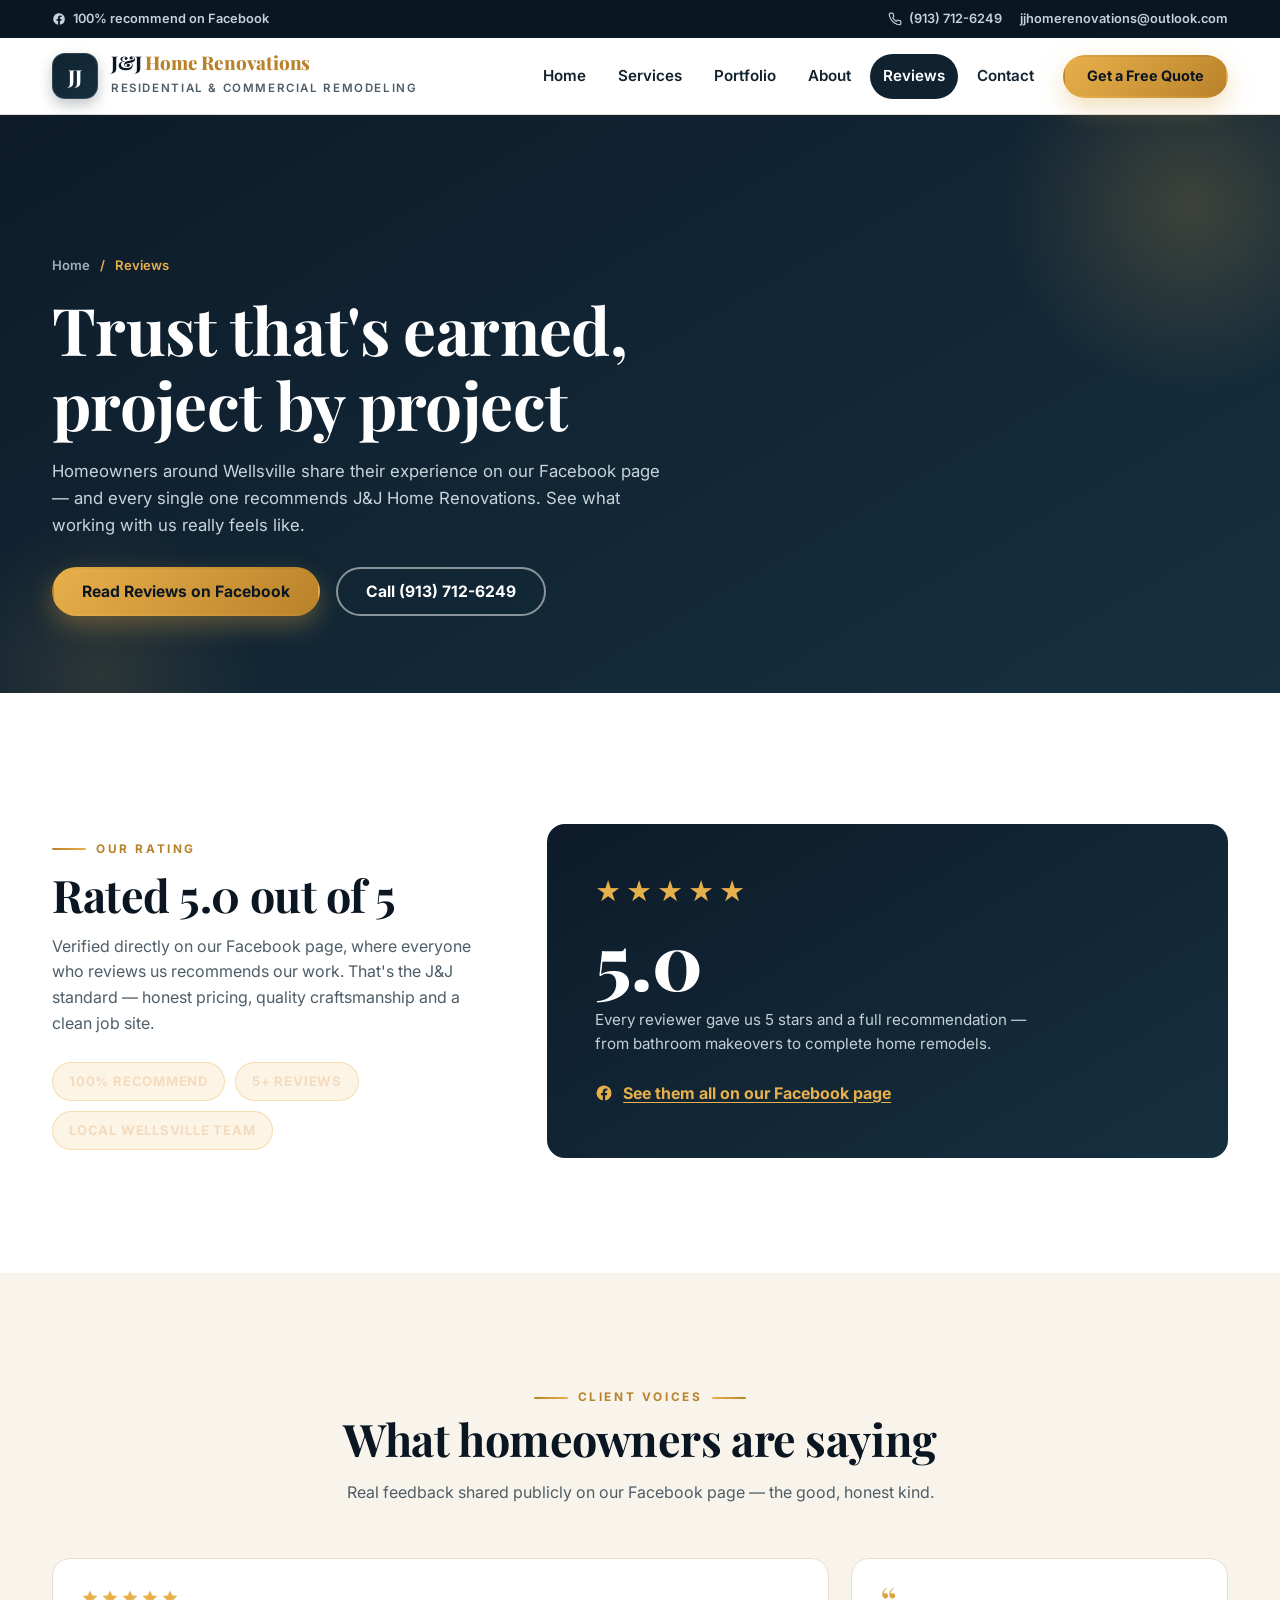
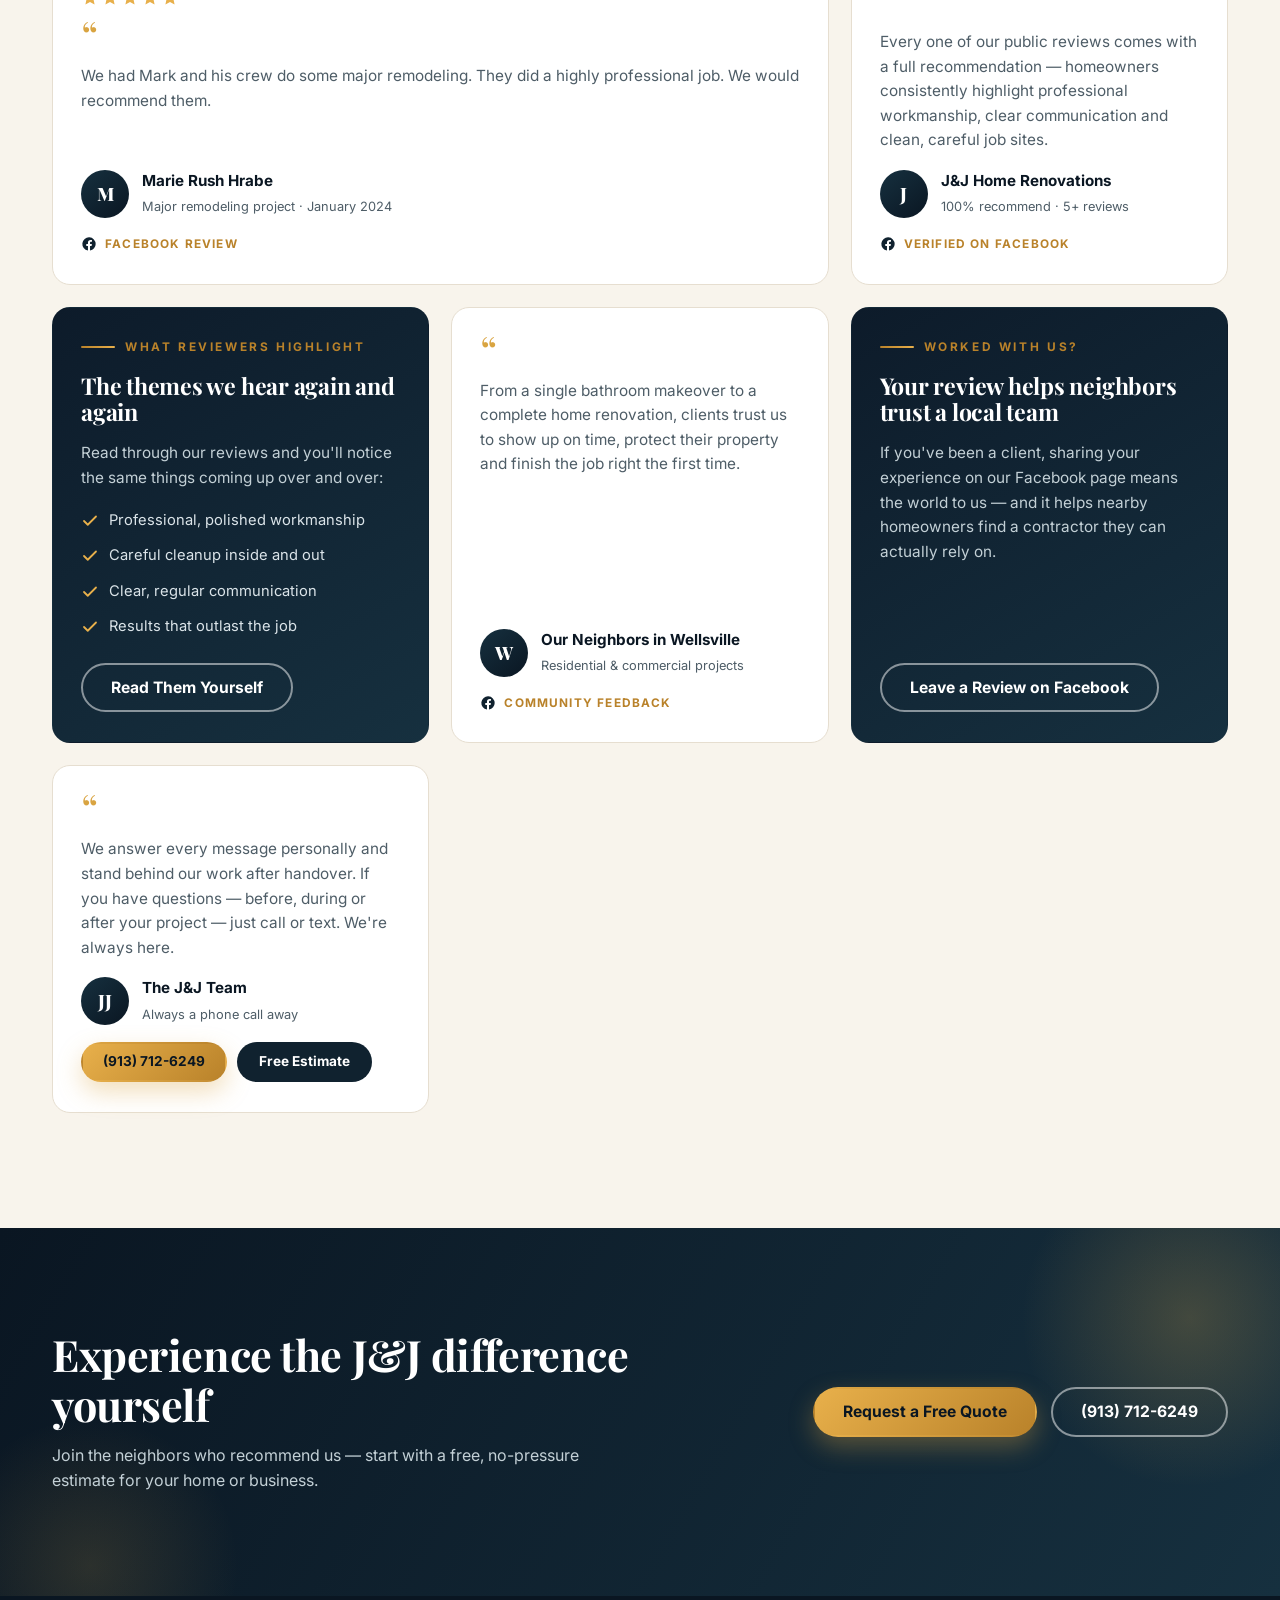
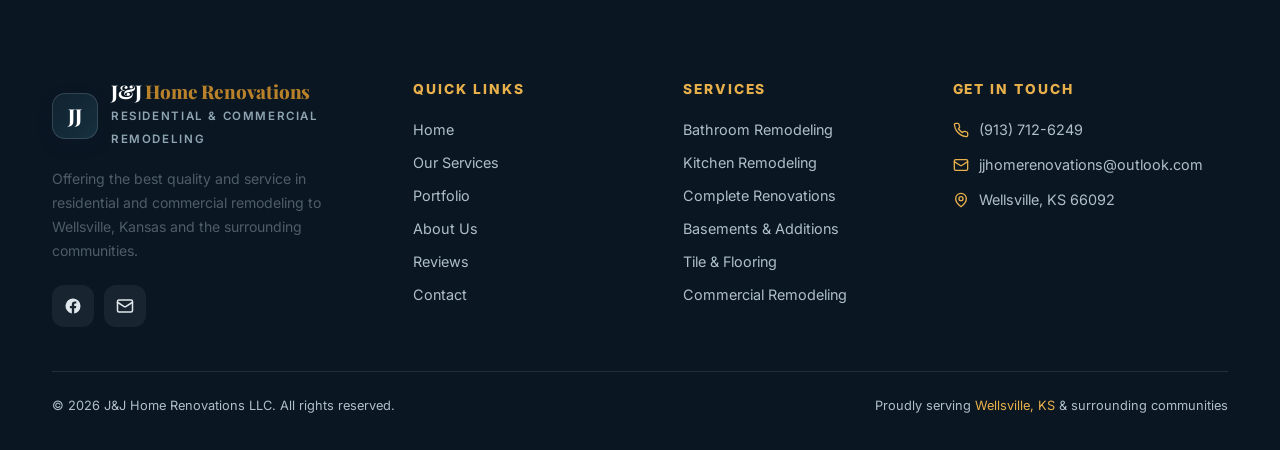
<file: reviews.html>
<!DOCTYPE html>
<html lang="en">
<head>
<meta charset="UTF-8">
<meta name="viewport" content="width=device-width, initial-scale=1.0, viewport-fit=cover">
<title>Reviews | J&J Home Renovations LLC — Rated 5.0 in Wellsville, KS</title>
<meta name="description" content="100% of our Facebook reviewers recommend J&J Home Renovations LLC for residential & commercial remodeling in Wellsville, KS — bathrooms, kitchens, basements and more. Call (913) 712-6249.">
<meta name="theme-color" content="#0a1622">
<link rel="icon" href="data:image/svg+xml;utf8,<svg xmlns='http://www.w3.org/2000/svg' viewBox='0 0 64 64'><rect width='64' height='64' rx='14' fill='%230a1622'/><text x='32' y='44' font-family='Georgia,serif' font-size='26' font-weight='bold' text-anchor='middle' fill='%23e8b04b'>JJ</text></svg>">
<script type="application/ld+json">
{
  "@context": "https://schema.org",
  "@type": "GeneralContractor",
  "name": "J&J Home Renovations LLC",
  "telephone": "+19137126249",
  "email": "jjhomerenovations@outlook.com",
  "priceRange": "$$",
  "areaServed": ["Wellsville KS", "Ottawa KS", "Lawrence KS", "Baldwin City KS", "Spring Hill KS", "Paola KS", "Gardner KS"],
  "aggregateRating": { "@type": "AggregateRating", "ratingValue": "5.0", "bestRating": "5", "reviewCount": "5", "reviewAspect": "Home Remodeling" }
}
</script>
<link rel="preconnect" href="https://fonts.googleapis.com">
<link rel="preconnect" href="https://fonts.gstatic.com" crossorigin>
<link href="https://fonts.googleapis.com/css2?family=Playfair+Display:ital,wght@0,500;0,600;0,700;0,800;1,600&family=Inter:wght@400;500;600;700;800&display=swap" rel="stylesheet">
<link rel="stylesheet" href="css/style.css">
<style>
.review-score-wrap{display:grid;gap:36px;margin-top:16px}
@media(min-width:900px){.review-score-wrap{grid-template-columns:.95fr 1.5fr;gap:64px;align-items:center}}
.review-big-card{background:linear-gradient(150deg,var(--navy-850),var(--navy-700));border-radius:var(--radius);color:#fff;padding:clamp(30px,4vw,48px)}
.review-big-card .stars{color:var(--gold-strong);font-size:1.6rem;letter-spacing:5px}
.review-big-card .big{font-family:var(--font-serif);font-weight:800;font-size:clamp(3.4rem,6vw,5rem);line-height:1;color:#fff;margin-top:8px}
.review-big-card .cap{color:#c3d0d6;font-size:.95rem;margin-top:10px;max-width:460px}
.review-big-card .fb-link{display:inline-flex;align-items:center;gap:10px;margin-top:24px;color:var(--gold-strong);font-weight:700;text-decoration:underline;text-underline-offset:3px}
.pill-row{display:flex;flex-wrap:wrap;gap:10px;margin-top:26px}
.pill{background:rgba(232,176,75,.14);border:1px solid rgba(232,176,75,.35);color:#f4dbc0;padding:8px 16px;border-radius:999px;font-size:.82rem;font-weight:700;letter-spacing:.06em;text-transform:uppercase}
.review-grid{display:grid;grid-template-columns:1fr;gap:22px}
@media(min-width:600px){.review-grid{grid-template-columns:1fr 1fr}}
@media(min-width:1024px){.review-grid{grid-template-columns:1fr 1fr 1fr}}
.review-tile{background:var(--white);border:1px solid var(--line);border-radius:var(--radius);padding:30px 28px;display:flex;flex-direction:column;gap:16px;transition:transform .25s,box-shadow .25s}
.review-tile:hover{transform:translateY(-5px);box-shadow:var(--shadow-md)}
.review-tile .stars{display:flex;gap:2px}
.review-tile .stars svg{width:18px;height:18px;fill:var(--gold-strong)}
.review-tile .q{font-family:var(--font-serif);font-size:2.6rem;color:var(--gold);line-height:.6}
.review-tile p{flex:1;font-size:.96rem}
.review-tile.dark{background:linear-gradient(150deg,var(--navy-850),var(--navy-700));border-color:transparent}
.review-tile.dark h3{color:#fff}
.review-tile.dark p{color:#c3d0d6}
.review-tile.dark li{color:#dbe4e9;font-size:.92rem;display:flex;gap:10px;align-items:flex-start}
.review-tile.dark li svg{color:var(--gold-strong);flex:none;margin-top:3px}
.review-tile.dark button{color:#fff;border-color:rgba(255,255,255,.4)}
.review-tile.dark button:hover{background:var(--gold-strong);border-color:var(--gold-strong);color:var(--navy-900)}
.review-tile .fb-badge{display:inline-flex;align-items:center;gap:8px;font-size:.74rem;font-weight:700;letter-spacing:.1em;text-transform:uppercase;color:var(--gold-deep);margin-top:auto}
.review-tile .fb-badge svg{width:16px;height:16px;fill:var(--navy-800)}
.review-tile.dark .fb-badge{color:var(--gold-strong)}
.review-tile.dark .fb-badge svg{fill:var(--gold-strong)}
.who{display:flex;align-items:center;gap:13px}
.who .avatar{width:48px;height:48px;border-radius:50%;display:grid;place-items:center;flex:none;background:linear-gradient(140deg,var(--navy-700),var(--navy-900));color:#fff;font-family:var(--font-serif);font-weight:800;font-size:1.15rem}
.who strong{display:block;color:var(--navy-900);font-size:.95rem}
.who span span{font-size:.8rem;color:var(--slate)}
@media(min-width:768px){.review-tile.feat{grid-column:span 2}}
</style>
</head>
<body id="top">

<div class="topbar">
  <div class="container">
    <a href="https://www.facebook.com/jjhomerenovations16/" target="_blank" rel="noopener">
      <svg width="14" height="14" viewBox="0 0 24 24" fill="currentColor" aria-hidden="true"><path d="M22 12a10 10 0 1 0-11.56 9.88v-6.99H7.9V12h2.54V9.8c0-2.5 1.49-3.89 3.77-3.89 1.09 0 2.23.2 2.23.2v2.46h-1.26c-1.24 0-1.63.77-1.63 1.56V12h2.78l-.44 2.89h-2.34v6.99A10 10 0 0 0 22 12z"/></svg>
      100% recommend on Facebook
    </a>
    <div class="tb-right">
      <a href="tel:+19137126249">
        <svg width="14" height="14" viewBox="0 0 24 24" fill="none" stroke="currentColor" stroke-width="2" stroke-linecap="round" stroke-linejoin="round" aria-hidden="true"><path d="M22 16.92v3a2 2 0 0 1-2.18 2 19.79 19.79 0 0 1-8.63-3.07 19.5 19.5 0 0 1-6-6 19.79 19.79 0 0 1-3.07-8.67A2 2 0 0 1 4.11 2h3a2 2 0 0 1 2 1.72 12.84 12.84 0 0 0 .7 2.81 2 2 0 0 1-.45 2.11L8.09 9.91a16 16 0 0 0 6 6l1.27-1.27a2 2 0 0 1 2.11-.45 12.84 12.84 0 0 0 2.81.7A2 2 0 0 1 22 16.92z"/></svg>
        (913) 712-6249
      </a>
      <a class="tb-email" href="mailto:jjhomerenovations@outlook.com">jjhomerenovations@outlook.com</a>
    </div>
  </div>
</div>

<header class="site-header">
  <div class="container header-inner">
    <a class="brand" href="index.html" aria-label="J&J Home Renovations — Home">
      <span class="brand-mark">JJ</span>
      <span>
        <span class="brand-name">J&amp;J <em>Home Renovations</em></span>
        <span class="brand-sub">Residential &amp; Commercial Remodeling</span>
      </span>
    </a>
    <nav class="nav" aria-label="Primary navigation">
      <a class="nav-link" href="index.html">Home</a>
      <a class="nav-link" href="services.html">Services</a>
      <a class="nav-link" href="gallery.html">Portfolio</a>
      <a class="nav-link" href="about.html">About</a>
      <a class="nav-link active" href="reviews.html">Reviews</a>
      <a class="nav-link" href="contact.html">Contact</a>
      <div class="header-cta">
        <a class="btn btn-amber" href="contact.html">Get a Free Quote</a>
      </div>
    </nav>
    <button class="nav-toggle" aria-label="Toggle menu" aria-expanded="false"><span></span></button>
  </div>
</header>

<div class="scrim"></div>
<div class="drawer" aria-label="Mobile menu">
  <a class="nd" href="index.html">Home</a>
  <a class="nd" href="services.html">Services</a>
  <a class="nd" href="gallery.html">Portfolio</a>
  <a class="nd" href="about.html">About</a>
  <a class="nd active" href="reviews.html">Reviews</a>
  <a class="nd" href="contact.html">Contact</a>
  <a class="btn btn-amber" href="contact.html">Get a Free Quote</a>
  <div class="drawer-meta">
    <a href="tel:+19137126249">&#128222; (913) 712-6249</a>
    <a href="mailto:jjhomerenovations@outlook.com">&#9993; Email us</a>
    <span>Wellsville, KS &amp; surrounding communities</span>
  </div>
</div>

<main>
  <section class="page-hero">
    <div class="container">
      <nav class="crumbs" aria-label="Breadcrumb">
        <a href="index.html">Home</a><span>/</span><span>Reviews</span>
      </nav>
      <h1>Trust that's earned, project by project</h1>
      <p>Homeowners around Wellsville share their experience on our Facebook page — and every single one recommends J&amp;J Home Renovations. See what working with us really feels like.</p>
      <div class="hero-actions" style="margin-top:28px;">
        <a class="btn btn-amber" href="https://www.facebook.com/jjhomerenovations16/" target="_blank" rel="noopener">Read Reviews on Facebook</a>
        <a class="btn btn-outline" href="tel:+19137126249">Call (913) 712-6249</a>
      </div>
    </div>
  </section>

  <section class="section section--white">
    <div class="container">
      <div class="review-score-wrap">
        <div class="reveal">
          <span class="eyebrow">Our Rating</span>
          <h2 style="margin-top:10px;">Rated 5.0 out of 5</h2>
          <p class="lead-intro" style="margin-top:14px;">Verified directly on our Facebook page, where everyone who reviews us recommends our work. That's the J&amp;J standard — honest pricing, quality craftsmanship and a clean job site.</p>
          <div class="pill-row">
            <span class="pill">100% Recommend</span>
            <span class="pill">5+ Reviews</span>
            <span class="pill">Local Wellsville Team</span>
          </div>
        </div>
        <div class="review-big-card reveal" data-delay="1">
          <span class="stars" aria-hidden="true">&#9733;&#9733;&#9733;&#9733;&#9733;</span>
          <div class="big">5.0</div>
          <p class="cap">Every reviewer gave us 5 stars and a full recommendation — from bathroom makeovers to complete home remodels.</p>
          <a class="fb-link" href="https://www.facebook.com/jjhomerenovations16/" target="_blank" rel="noopener">
            <svg viewBox="0 0 24 24" width="18" height="18" fill="currentColor" aria-hidden="true"><path d="M22 12a10 10 0 1 0-11.56 9.88v-6.99H7.9V12h2.54V9.8c0-2.5 1.49-3.89 3.77-3.89 1.09 0 2.23.2 2.23.2v2.46h-1.26c-1.24 0-1.63.77-1.63 1.56V12h2.78l-.44 2.89h-2.34v6.99A10 10 0 0 0 22 12z"/></svg>
            See them all on our Facebook page
          </a>
        </div>
      </div>
    </div>
  </section>

  <section class="section section--cream">
    <div class="container">
      <div class="section-head center reveal">
        <span class="eyebrow">Client Voices</span>
        <h2>What homeowners are saying</h2>
        <p>Real feedback shared publicly on our Facebook page — the good, honest kind.</p>
      </div>

      <div class="review-grid" style="margin-top:52px;">
        <article class="review-tile feat reveal">
          <div class="stars" aria-label="Rated 5 out of 5 stars">
            <svg viewBox="0 0 24 24"><path d="M12 2l2.9 6.26 6.9 1.04-5.1 4.7 1.4 6.5L12 17.3 5.9 20.5l1.4-6.5L2.2 9.3l6.9-1.04L12 2z"/></svg>
            <svg viewBox="0 0 24 24"><path d="M12 2l2.9 6.26 6.9 1.04-5.1 4.7 1.4 6.5L12 17.3 5.9 20.5l1.4-6.5L2.2 9.3l6.9-1.04L12 2z"/></svg>
            <svg viewBox="0 0 24 24"><path d="M12 2l2.9 6.26 6.9 1.04-5.1 4.7 1.4 6.5L12 17.3 5.9 20.5l1.4-6.5L2.2 9.3l6.9-1.04L12 2z"/></svg>
            <svg viewBox="0 0 24 24"><path d="M12 2l2.9 6.26 6.9 1.04-5.1 4.7 1.4 6.5L12 17.3 5.9 20.5l1.4-6.5L2.2 9.3l6.9-1.04L12 2z"/></svg>
            <svg viewBox="0 0 24 24"><path d="M12 2l2.9 6.26 6.9 1.04-5.1 4.7 1.4 6.5L12 17.3 5.9 20.5l1.4-6.5L2.2 9.3l6.9-1.04L12 2z"/></svg>
          </div>
          <span class="q" aria-hidden="true">&ldquo;</span>
          <p>We had Mark and his crew do some major remodeling. They did a highly professional job. We would recommend them.</p>
          <div class="who">
            <span class="avatar">M</span>
            <span><strong>Marie Rush Hrabe</strong><span>Major remodeling project &middot; January 2024</span></span>
          </div>
          <span class="fb-badge">
            <svg viewBox="0 0 24 24" aria-hidden="true"><path d="M22 12a10 10 0 1 0-11.56 9.88v-6.99H7.9V12h2.54V9.8c0-2.5 1.49-3.89 3.77-3.89 1.09 0 2.23.2 2.23.2v2.46h-1.26c-1.24 0-1.63.77-1.63 1.56V12h2.78l-.44 2.89h-2.34v6.99A10 10 0 0 0 22 12z"/></svg>
            Facebook Review
          </span>
        </article>

        <article class="review-tile reveal" data-delay="1">
          <span class="q" aria-hidden="true">&ldquo;</span>
          <p>Every one of our public reviews comes with a full recommendation — homeowners consistently highlight professional workmanship, clear communication and clean, careful job sites.</p>
          <div class="who">
            <span class="avatar">J</span>
            <span><strong>J&amp;J Home Renovations</strong><span>100% recommend &middot; 5+ reviews</span></span>
          </div>
          <span class="fb-badge">
            <svg viewBox="0 0 24 24" aria-hidden="true"><path d="M22 12a10 10 0 1 0-11.56 9.88v-6.99H7.9V12h2.54V9.8c0-2.5 1.49-3.89 3.77-3.89 1.09 0 2.23.2 2.23.2v2.46h-1.26c-1.24 0-1.63.77-1.63 1.56V12h2.78l-.44 2.89h-2.34v6.99A10 10 0 0 0 22 12z"/></svg>
            Verified on Facebook
          </span>
        </article>

        <article class="review-tile dark reveal" data-delay="2">
          <span class="eyebrow">What Reviewers Highlight</span>
          <h3>The themes we hear again and again</h3>
          <p>Read through our reviews and you'll notice the same things coming up over and over:</p>
          <div style="display:grid;gap:12px;margin-top:2px;">
            <li><svg width="18" height="18" viewBox="0 0 24 24" fill="none" stroke="currentColor" stroke-width="2.4" stroke-linecap="round" stroke-linejoin="round" aria-hidden="true"><path d="M20 6 9 17l-5-5"/></svg>Professional, polished workmanship</li>
            <li><svg width="18" height="18" viewBox="0 0 24 24" fill="none" stroke="currentColor" stroke-width="2.4" stroke-linecap="round" stroke-linejoin="round" aria-hidden="true"><path d="M20 6 9 17l-5-5"/></svg>Careful cleanup inside and out</li>
            <li><svg width="18" height="18" viewBox="0 0 24 24" fill="none" stroke="currentColor" stroke-width="2.4" stroke-linecap="round" stroke-linejoin="round" aria-hidden="true"><path d="M20 6 9 17l-5-5"/></svg>Clear, regular communication</li>
            <li><svg width="18" height="18" viewBox="0 0 24 24" fill="none" stroke="currentColor" stroke-width="2.4" stroke-linecap="round" stroke-linejoin="round" aria-hidden="true"><path d="M20 6 9 17l-5-5"/></svg>Results that outlast the job</li>
          </div>
          <a class="btn btn-outline" style="margin-top:8px;align-self:flex-start;" href="https://www.facebook.com/jjhomerenovations16/" target="_blank" rel="noopener">Read Them Yourself</a>
        </article>

        <article class="review-tile reveal">
          <span class="q" aria-hidden="true">&ldquo;</span>
          <p>From a single bathroom makeover to a complete home renovation, clients trust us to show up on time, protect their property and finish the job right the first time.</p>
          <div class="who">
            <span class="avatar">W</span>
            <span><strong>Our Neighbors in Wellsville</strong><span>Residential &amp; commercial projects</span></span>
          </div>
          <span class="fb-badge">
            <svg viewBox="0 0 24 24" aria-hidden="true"><path d="M22 12a10 10 0 1 0-11.56 9.88v-6.99H7.9V12h2.54V9.8c0-2.5 1.49-3.89 3.77-3.89 1.09 0 2.23.2 2.23.2v2.46h-1.26c-1.24 0-1.63.77-1.63 1.56V12h2.78l-.44 2.89h-2.34v6.99A10 10 0 0 0 22 12z"/></svg>
            Community Feedback
          </span>
        </article>

        <article class="review-tile dark reveal" data-delay="1">
          <span class="eyebrow">Worked With Us?</span>
          <h3>Your review helps neighbors trust a local team</h3>
          <p>If you've been a client, sharing your experience on our Facebook page means the world to us — and it helps nearby homeowners find a contractor they can actually rely on.</p>
          <a class="btn btn-outline" style="margin-top:8px;align-self:flex-start;" href="https://www.facebook.com/jjhomerenovations16/" target="_blank" rel="noopener">Leave a Review on Facebook</a>
        </article>

        <article class="review-tile reveal" data-delay="2">
          <span class="q" aria-hidden="true">&ldquo;</span>
          <p>We answer every message personally and stand behind our work after handover. If you have questions — before, during or after your project — just call or text. We're always here.</p>
          <div class="who">
            <span class="avatar">JJ</span>
            <span><strong>The J&amp;J Team</strong><span>Always a phone call away</span></span>
          </div>
          <div style="display:flex;gap:10px;flex-wrap:wrap;">
            <a class="btn btn-amber" style="padding:11px 20px;font-size:.85rem;" href="tel:+19137126249">(913) 712-6249</a>
            <a class="btn btn-navy" style="padding:11px 20px;font-size:.85rem;" href="contact.html">Free Estimate</a>
          </div>
        </article>
      </div>
    </div>
  </section>

  <section class="cta-band">
    <div class="container">
      <div class="reveal">
        <h2>Experience the J&amp;J difference yourself</h2>
        <p>Join the neighbors who recommend us — start with a free, no-pressure estimate for your home or business.</p>
      </div>
      <div class="actions reveal" data-delay="1">
        <a class="btn btn-amber" href="contact.html">Request a Free Quote</a>
        <a class="btn btn-outline" href="tel:+19137126249">(913) 712-6249</a>
      </div>
    </div>
  </section>
</main>

<footer class="footer">
  <div class="container">
    <div class="footer-grid">
      <div>
        <a class="brand" href="index.html" aria-label="J&J Home Renovations LLC">
          <span class="brand-mark">JJ</span>
          <span><span class="brand-name">J&amp;J <em>Home Renovations</em></span><span class="brand-sub">Residential &amp; Commercial Remodeling</span></span>
        </a>
        <p class="f-about">Offering the best quality and service in residential and commercial remodeling to Wellsville, Kansas and the surrounding communities.</p>
        <div class="socials">
          <a href="https://www.facebook.com/jjhomerenovations16/" target="_blank" rel="noopener" aria-label="Visit our Facebook page">
            <svg width="18" height="18" viewBox="0 0 24 24" fill="currentColor" aria-hidden="true"><path d="M22 12a10 10 0 1 0-11.56 9.88v-6.99H7.9V12h2.54V9.8c0-2.5 1.49-3.89 3.77-3.89 1.09 0 2.23.2 2.23.2v2.46h-1.26c-1.24 0-1.63.77-1.63 1.56V12h2.78l-.44 2.89h-2.34v6.99A10 10 0 0 0 22 12z"/></svg>
          </a>
          <a href="mailto:jjhomerenovations@outlook.com" aria-label="Email J&J Home Renovations">
            <svg width="18" height="18" viewBox="0 0 24 24" fill="none" stroke="currentColor" stroke-width="2" stroke-linecap="round" stroke-linejoin="round" aria-hidden="true"><rect width="20" height="16" x="2" y="4" rx="2"/><path d="m22 7-8.97 5.7a1.94 1.94 0 0 1-2.06 0L2 7"/></svg>
          </a>
        </div>
      </div>
      <div>
        <h4>Quick Links</h4>
        <ul>
          <li><a href="index.html">Home</a></li>
          <li><a href="services.html">Our Services</a></li>
          <li><a href="gallery.html">Portfolio</a></li>
          <li><a href="about.html">About Us</a></li>
          <li><a href="reviews.html">Reviews</a></li>
          <li><a href="contact.html">Contact</a></li>
        </ul>
      </div>
      <div>
        <h4>Services</h4>
        <ul>
          <li><a href="services.html#bathrooms">Bathroom Remodeling</a></li>
          <li><a href="services.html#kitchens">Kitchen Remodeling</a></li>
          <li><a href="services.html#renovations">Complete Renovations</a></li>
          <li><a href="services.html#basements">Basements &amp; Additions</a></li>
          <li><a href="services.html#finishes">Tile &amp; Flooring</a></li>
          <li><a href="services.html#commercial">Commercial Remodeling</a></li>
        </ul>
      </div>
      <div>
        <h4>Get In Touch</h4>
        <div class="f-contact">
          <a href="tel:+19137126249">
            <svg width="16" height="16" viewBox="0 0 24 24" fill="none" stroke="currentColor" stroke-width="2" stroke-linecap="round" stroke-linejoin="round" aria-hidden="true"><path d="M22 16.92v3a2 2 0 0 1-2.18 2 19.79 19.79 0 0 1-8.63-3.07 19.5 19.5 0 0 1-6-6 19.79 19.79 0 0 1-3.07-8.67A2 2 0 0 1 4.11 2h3a2 2 0 0 1 2 1.72 12.84 12.84 0 0 0 .7 2.81 2 2 0 0 1-.45 2.11L8.09 9.91a16 16 0 0 0 6 6l1.27-1.27a2 2 0 0 1 2.11-.45 12.84 12.84 0 0 0 2.81.7A2 2 0 0 1 22 16.92z"/></svg>
            (913) 712-6249
          </a>
          <a href="mailto:jjhomerenovations@outlook.com">
            <svg width="16" height="16" viewBox="0 0 24 24" fill="none" stroke="currentColor" stroke-width="2" stroke-linecap="round" stroke-linejoin="round" aria-hidden="true"><rect width="20" height="16" x="2" y="4" rx="2"/><path d="m22 7-8.97 5.7a1.94 1.94 0 0 1-2.06 0L2 7"/></svg>
            jjhomerenovations@outlook.com
          </a>
          <span style="display:flex;gap:10px;align-items:center;">
            <svg width="16" height="16" viewBox="0 0 24 24" fill="none" stroke="currentColor" stroke-width="2" stroke-linecap="round" stroke-linejoin="round" aria-hidden="true"><path d="M20 10c0 6-8 12-8 12s-8-6-8-12a8 8 0 0 1 16 0Z"/><circle cx="12" cy="10" r="3"/></svg>
            Wellsville, KS 66092
          </span>
        </div>
      </div>
    </div>
    <div class="footer-bottom">
      <span>&copy; <span data-year>2026</span> J&amp;J Home Renovations LLC. All rights reserved.</span>
      <span>Proudly serving <a href="https://www.facebook.com/jjhomerenovations16/" target="_blank" rel="noopener">Wellsville, KS</a> &amp; surrounding communities</span>
    </div>
  </div>
</footer>

<a class="to-top" href="#top" aria-label="Back to top">
  <svg width="18" height="18" viewBox="0 0 24 24" fill="none" stroke="currentColor" stroke-width="2.6" stroke-linecap="round" stroke-linejoin="round" aria-hidden="true"><path d="M12 19V5"/><path d="m5 12 7-7 7 7"/></svg>
</a>
<a class="fab" href="tel:+19137126249" aria-label="Call J&J Home Renovations">
  <svg width="26" height="26" viewBox="0 0 24 24" fill="none" stroke="currentColor" stroke-width="2" stroke-linecap="round" stroke-linejoin="round" aria-hidden="true"><path d="M22 16.92v3a2 2 0 0 1-2.18 2 19.79 19.79 0 0 1-8.63-3.07 19.5 19.5 0 0 1-6-6 19.79 19.79 0 0 1-3.07-8.67A2 2 0 0 1 4.11 2h3a2 2 0 0 1 2 1.72 12.84 12.84 0 0 0 .7 2.81 2 2 0 0 1-.45 2.11L8.09 9.91a16 16 0 0 0 6 6l1.27-1.27a2 2 0 0 1 2.11-.45 12.84 12.84 0 0 0 2.81.7A2 2 0 0 1 22 16.92z"/></svg>
</a>

<script src="js/main.js"></script>
</body>
</html>
</file>
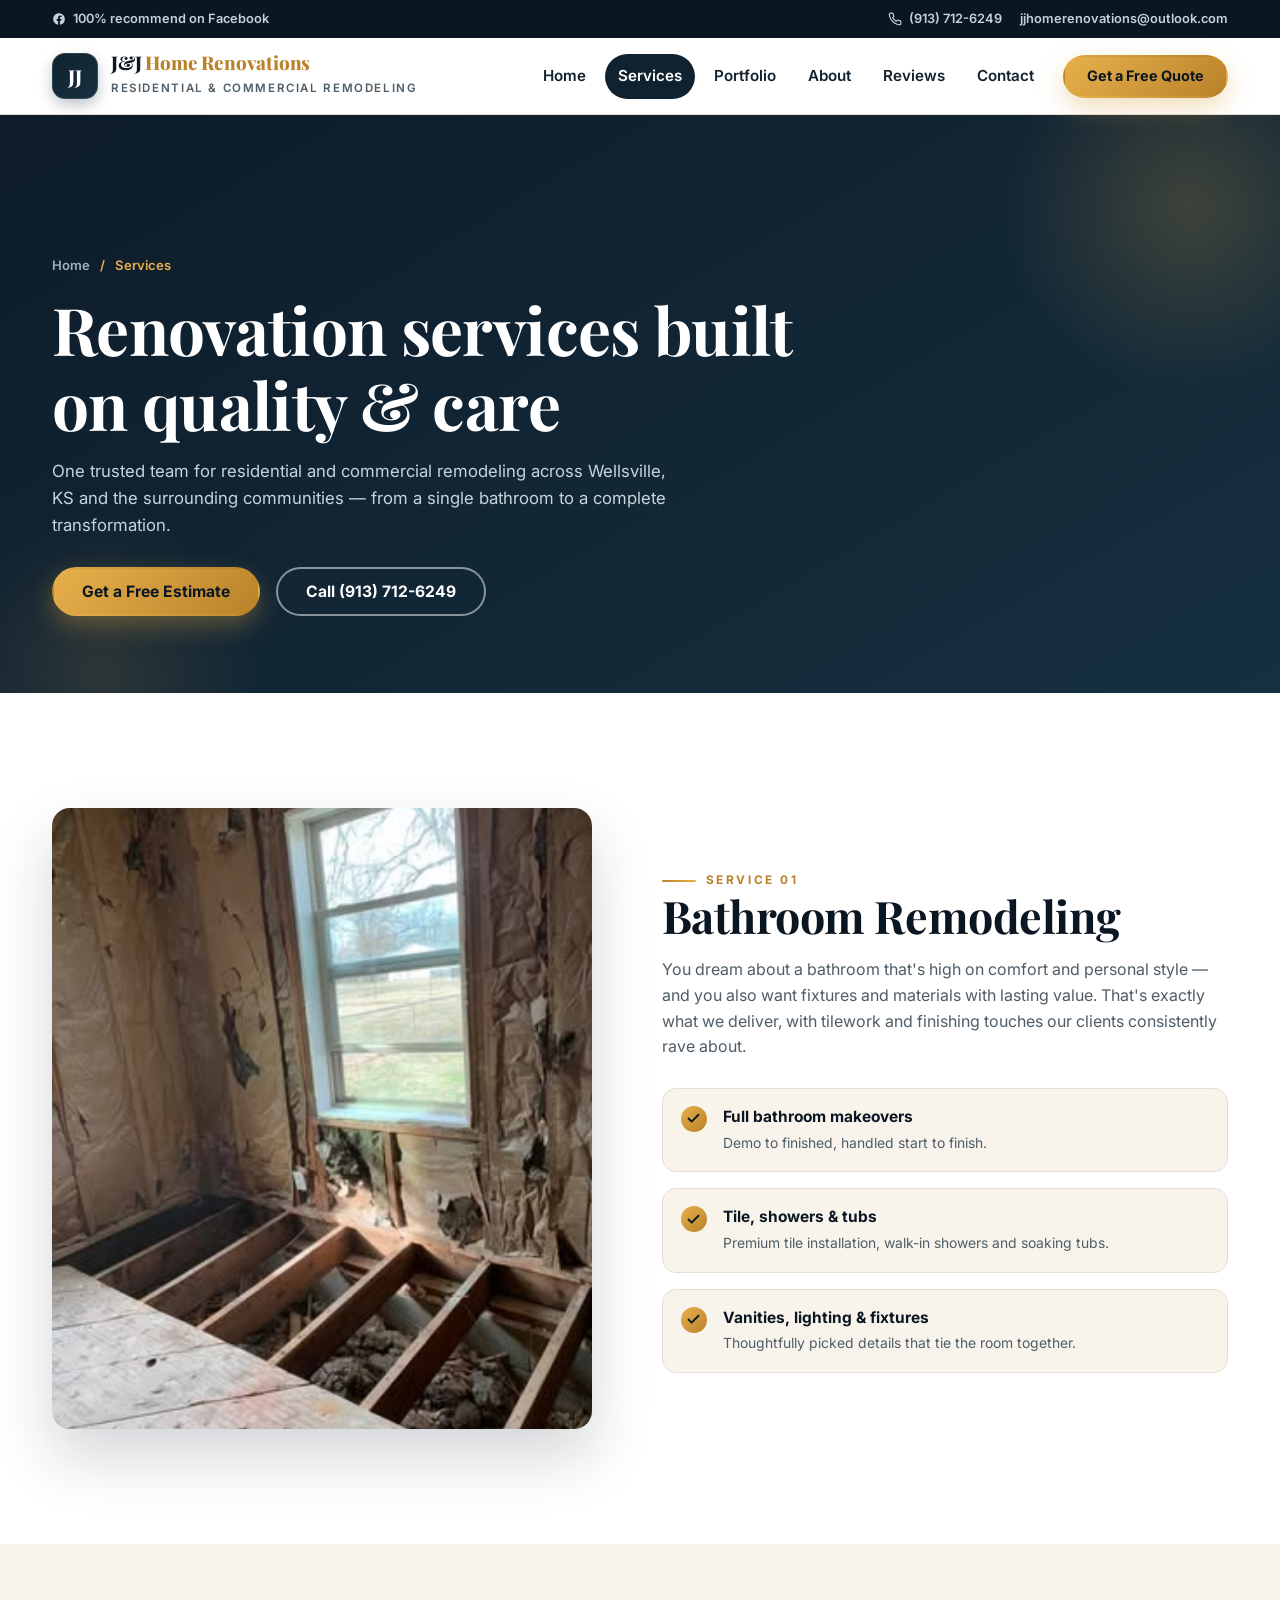
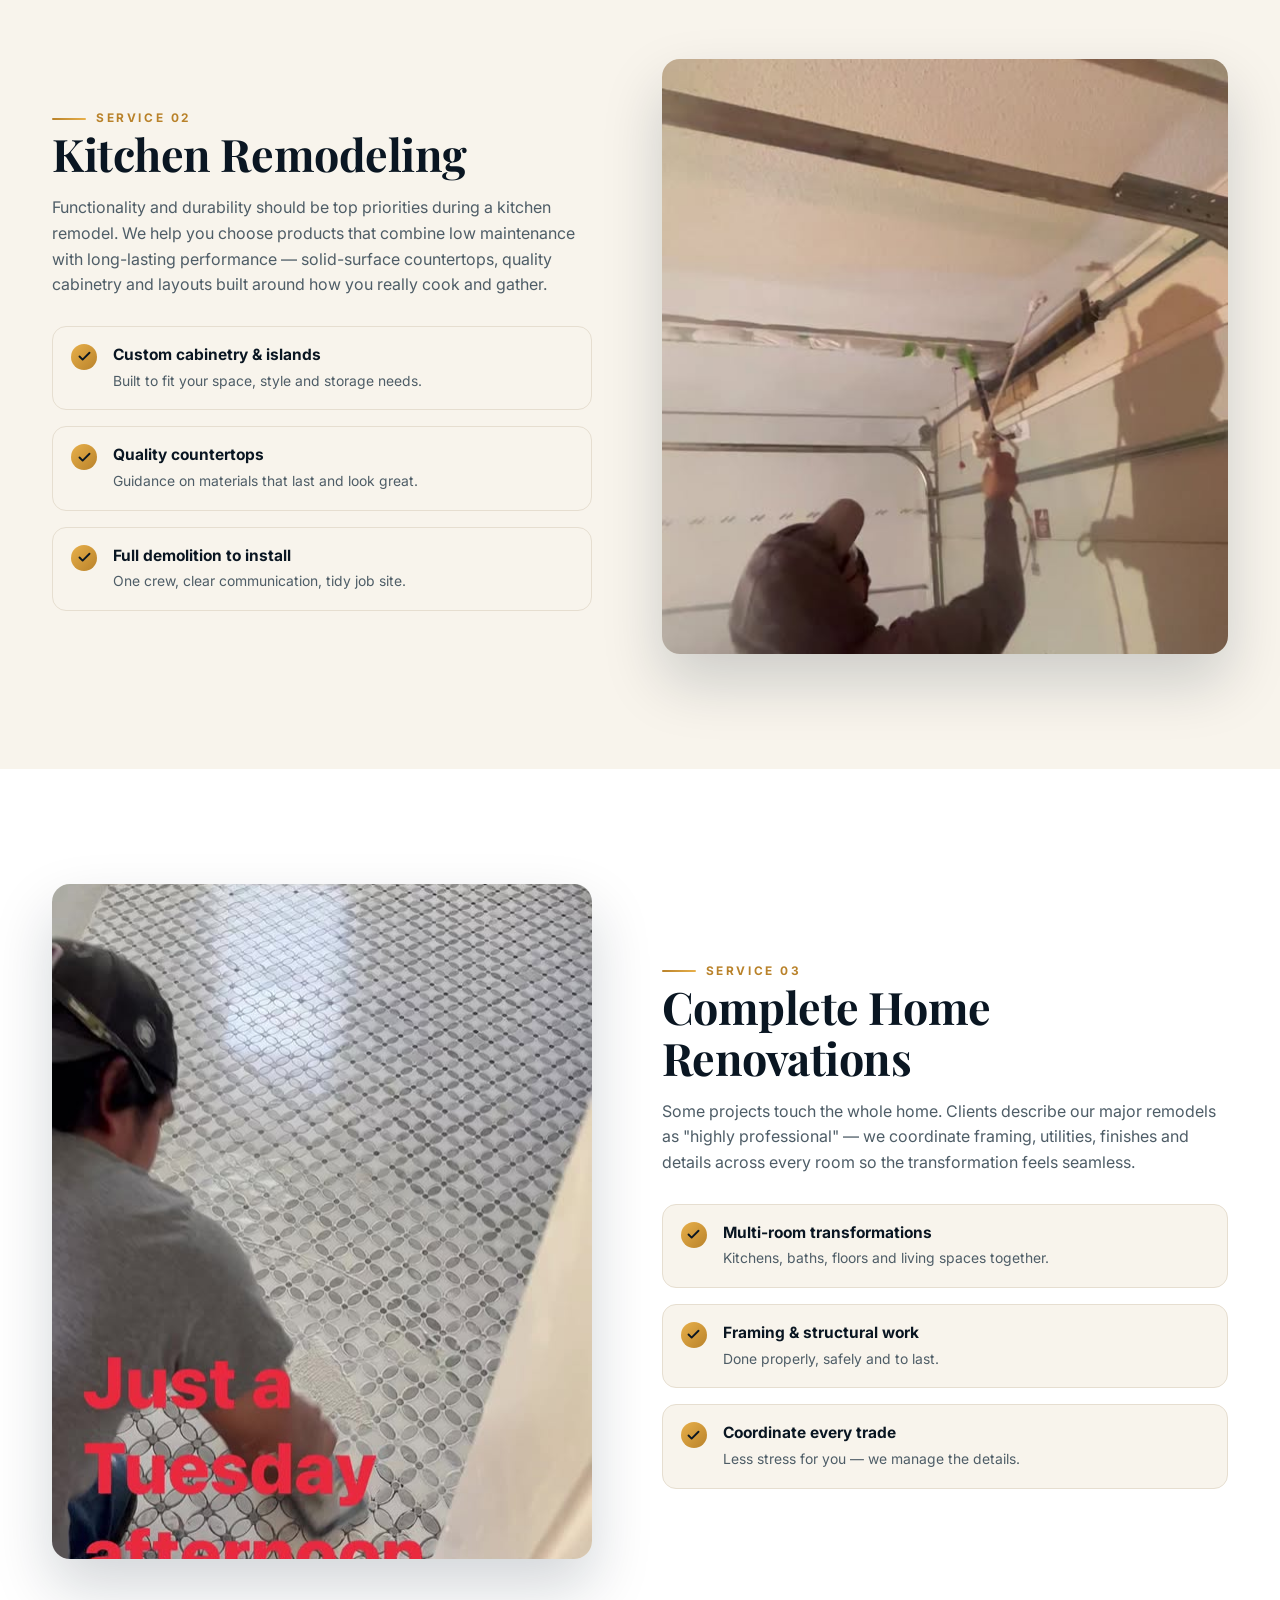
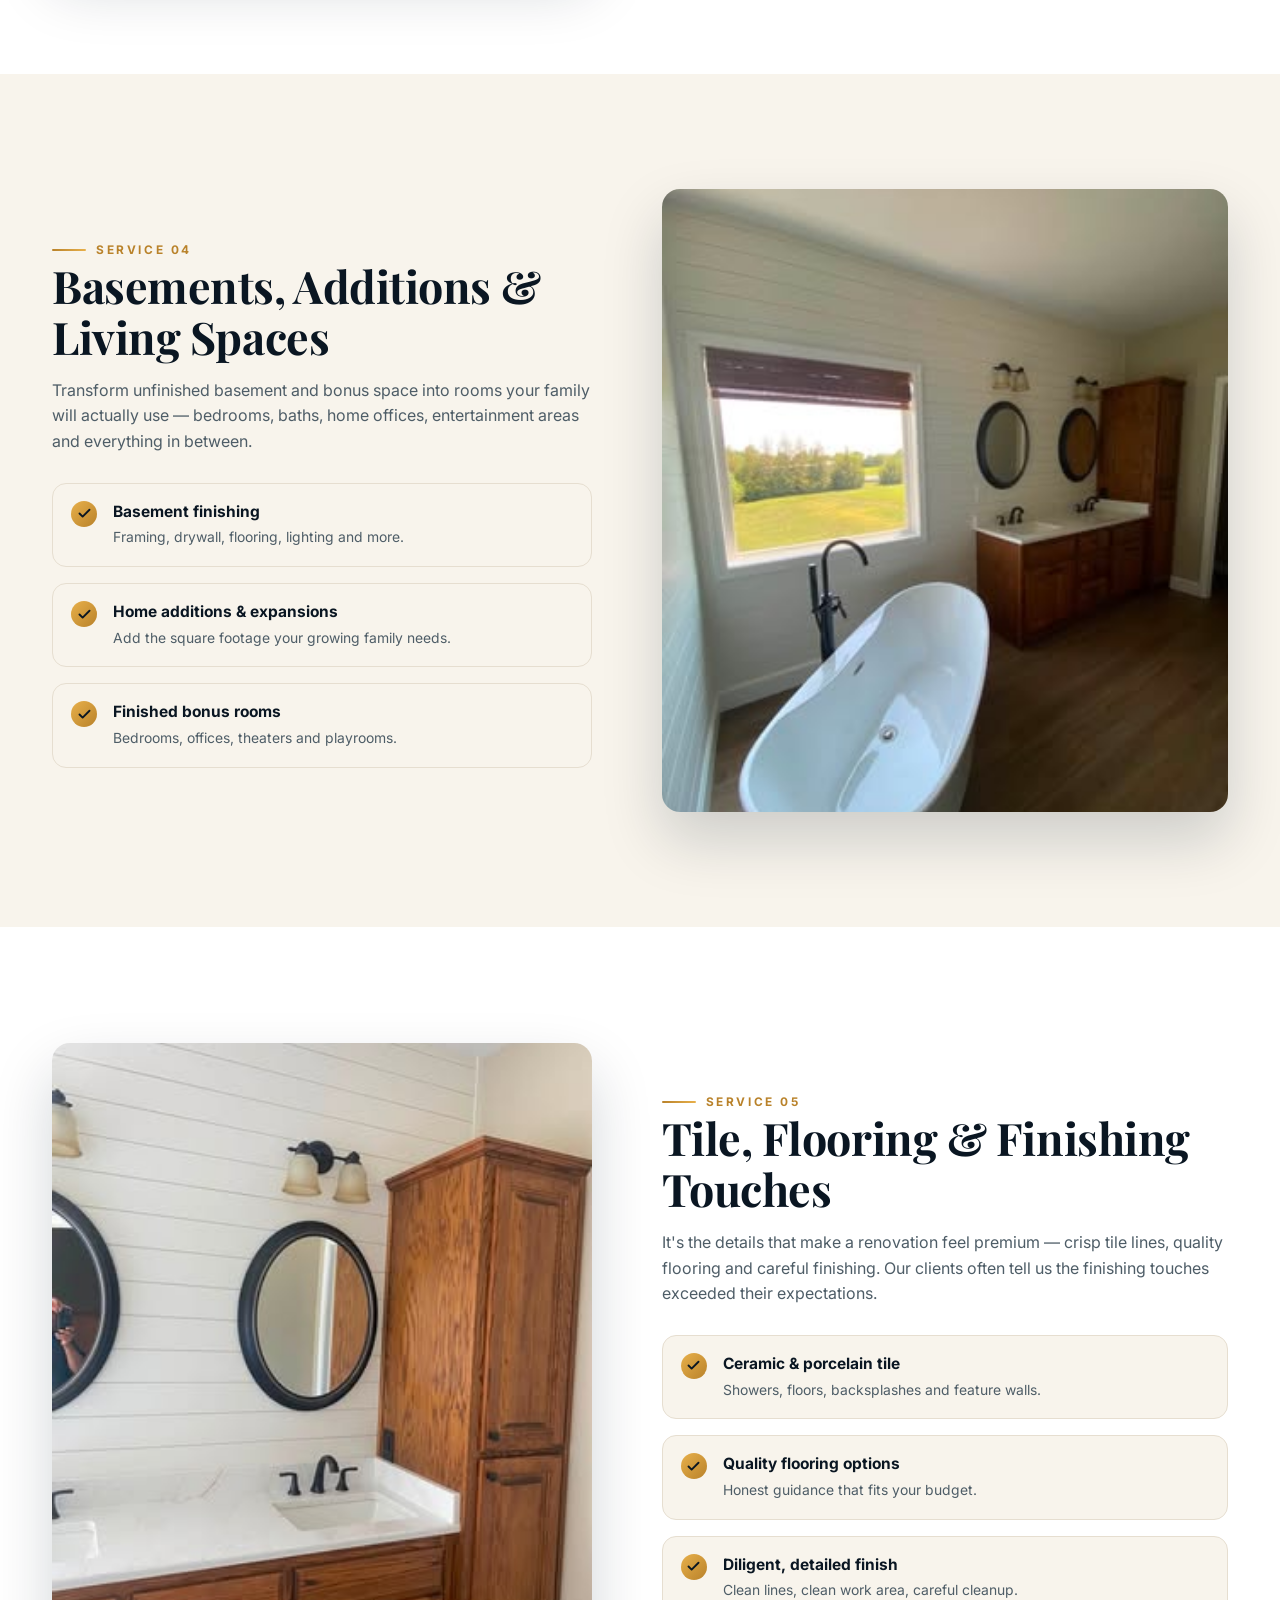
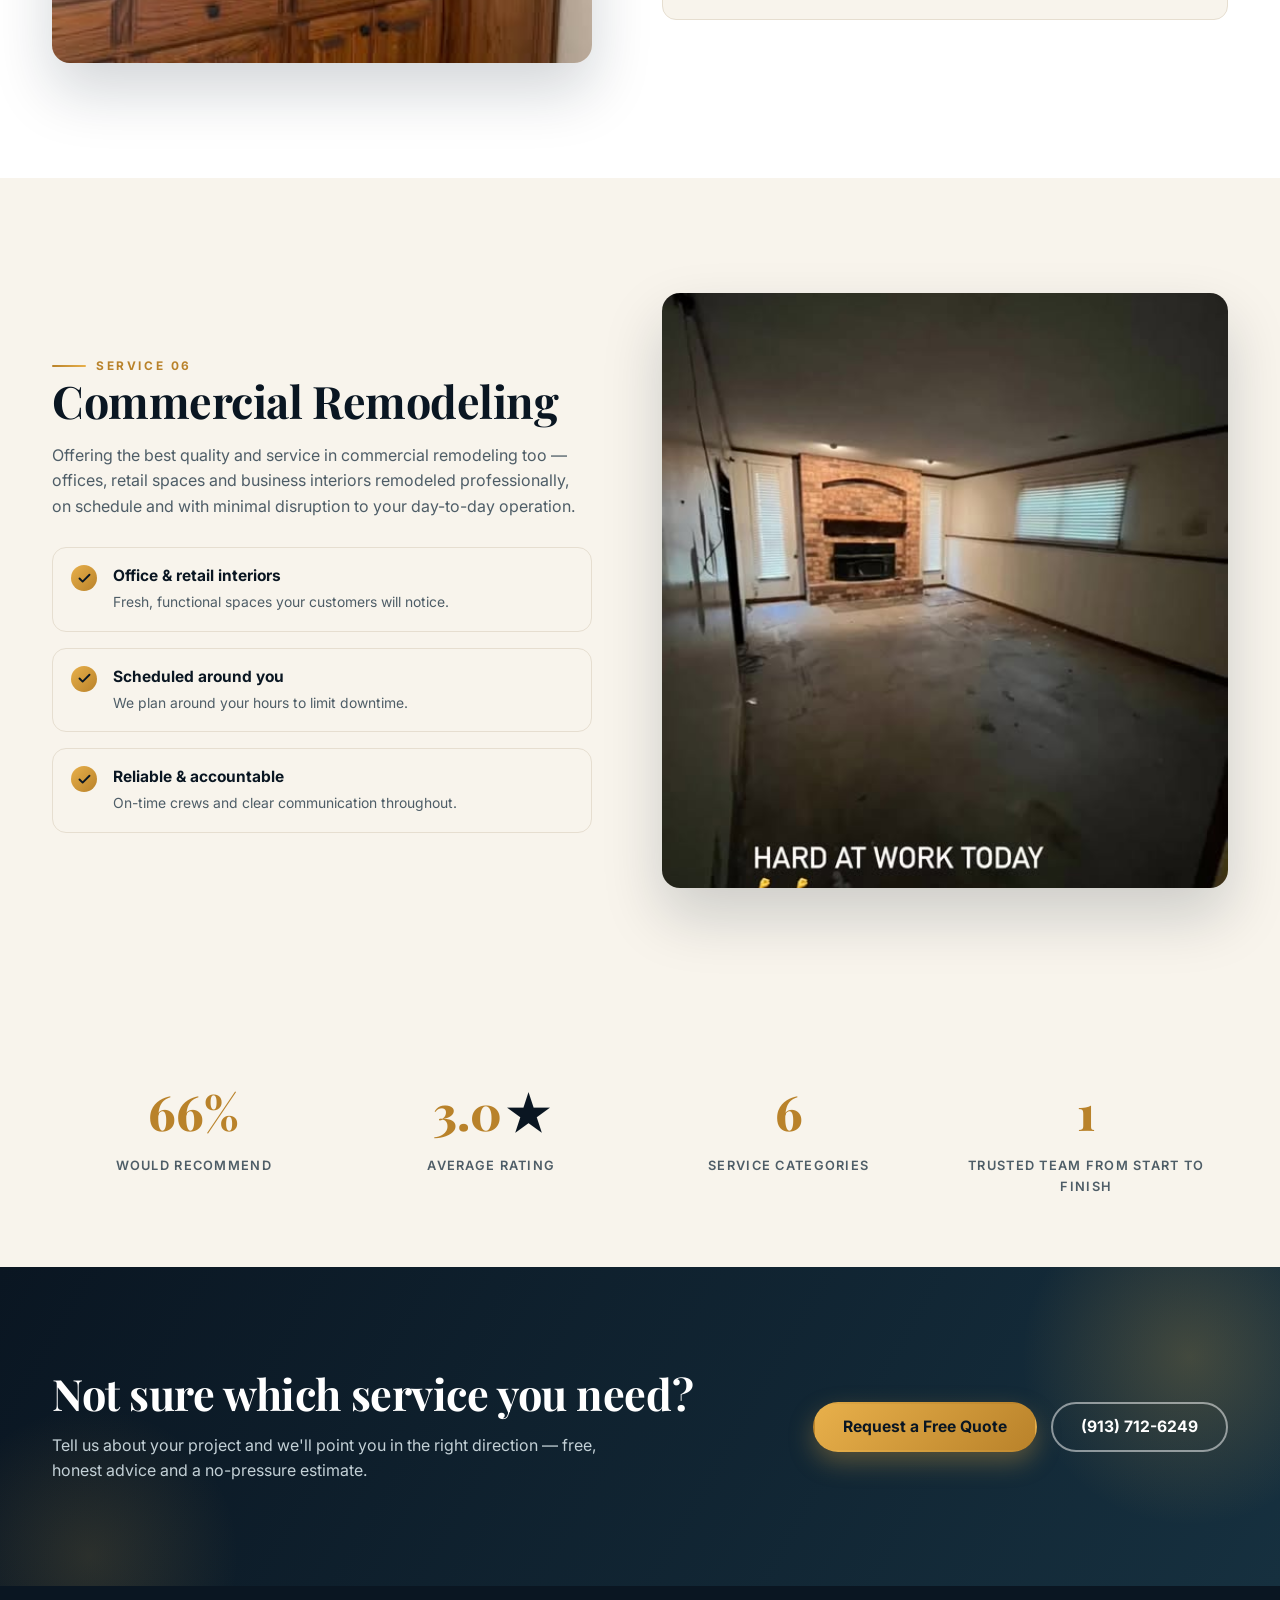
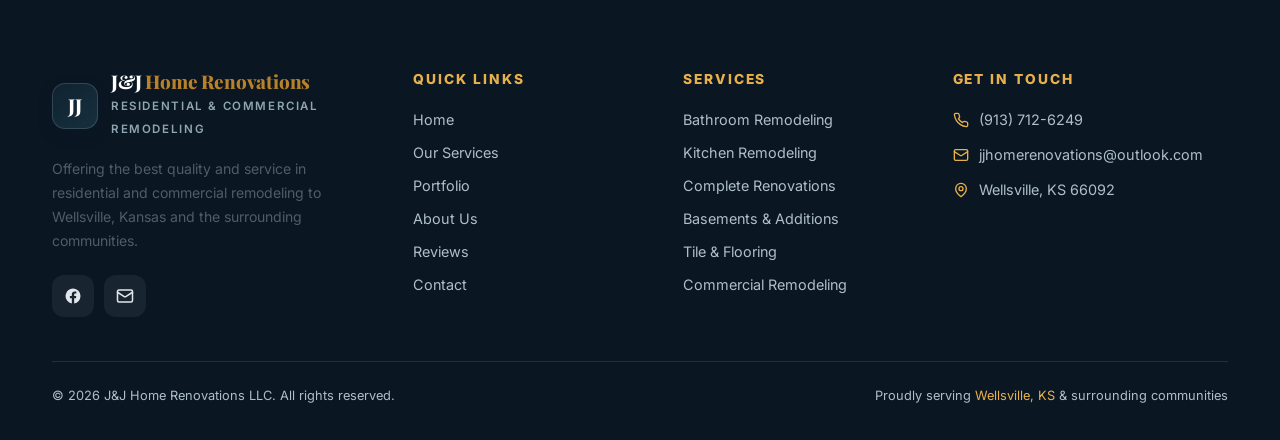
<file: services.html>
<!DOCTYPE html>
<html lang="en">
<head>
<meta charset="UTF-8">
<meta name="viewport" content="width=device-width, initial-scale=1.0, viewport-fit=cover">
<title>Services | J&J Home Renovations LLC — Bathrooms, Kitchens &amp; Full Renovations</title>
<meta name="description" content="Bathroom remodeling, kitchen renovations, basements, tile & flooring, complete home and commercial remodeling in Wellsville, KS. Free estimates — call (913) 712-6249.">
<meta name="theme-color" content="#0a1622">
<link rel="icon" href="data:image/svg+xml;utf8,<svg xmlns='http://www.w3.org/2000/svg' viewBox='0 0 64 64'><rect width='64' height='64' rx='14' fill='%230a1622'/><text x='32' y='44' font-family='Georgia,serif' font-size='26' font-weight='bold' text-anchor='middle' fill='%23e8b04b'>JJ</text></svg>">
<link rel="preconnect" href="https://fonts.googleapis.com">
<link rel="preconnect" href="https://fonts.gstatic.com" crossorigin>
<link href="https://fonts.googleapis.com/css2?family=Playfair+Display:ital,wght@0,500;0,600;0,700;0,800;1,600&family=Inter:wght@400;500;600;700;800&display=swap" rel="stylesheet">
<link rel="stylesheet" href="css/style.css">
</head>
<body id="top">

<div class="topbar">
  <div class="container">
    <a href="https://www.facebook.com/jjhomerenovations16/" target="_blank" rel="noopener">
      <svg width="14" height="14" viewBox="0 0 24 24" fill="currentColor" aria-hidden="true"><path d="M22 12a10 10 0 1 0-11.56 9.88v-6.99H7.9V12h2.54V9.8c0-2.5 1.49-3.89 3.77-3.89 1.09 0 2.23.2 2.23.2v2.46h-1.26c-1.24 0-1.63.77-1.63 1.56V12h2.78l-.44 2.89h-2.34v6.99A10 10 0 0 0 22 12z"/></svg>
      100% recommend on Facebook
    </a>
    <div class="tb-right">
      <a href="tel:+19137126249">
        <svg width="14" height="14" viewBox="0 0 24 24" fill="none" stroke="currentColor" stroke-width="2" stroke-linecap="round" stroke-linejoin="round" aria-hidden="true"><path d="M22 16.92v3a2 2 0 0 1-2.18 2 19.79 19.79 0 0 1-8.63-3.07 19.5 19.5 0 0 1-6-6 19.79 19.79 0 0 1-3.07-8.67A2 2 0 0 1 4.11 2h3a2 2 0 0 1 2 1.72 12.84 12.84 0 0 0 .7 2.81 2 2 0 0 1-.45 2.11L8.09 9.91a16 16 0 0 0 6 6l1.27-1.27a2 2 0 0 1 2.11-.45 12.84 12.84 0 0 0 2.81.7A2 2 0 0 1 22 16.92z"/></svg>
        (913) 712-6249
      </a>
      <a class="tb-email" href="mailto:jjhomerenovations@outlook.com">jjhomerenovations@outlook.com</a>
    </div>
  </div>
</div>

<header class="site-header">
  <div class="container header-inner">
    <a class="brand" href="index.html" aria-label="J&J Home Renovations — Home">
      <span class="brand-mark">JJ</span>
      <span>
        <span class="brand-name">J&amp;J <em>Home Renovations</em></span>
        <span class="brand-sub">Residential &amp; Commercial Remodeling</span>
      </span>
    </a>
    <nav class="nav" aria-label="Primary navigation">
      <a class="nav-link" href="index.html">Home</a>
      <a class="nav-link active" href="services.html">Services</a>
      <a class="nav-link" href="gallery.html">Portfolio</a>
      <a class="nav-link" href="about.html">About</a>
      <a class="nav-link" href="reviews.html">Reviews</a>
      <a class="nav-link" href="contact.html">Contact</a>
      <div class="header-cta">
        <a class="btn btn-amber" href="contact.html">Get a Free Quote</a>
      </div>
    </nav>
    <button class="nav-toggle" aria-label="Toggle menu" aria-expanded="false"><span></span></button>
  </div>
</header>

<div class="scrim"></div>
<div class="drawer" aria-label="Mobile menu">
  <a class="nd" href="index.html">Home</a>
  <a class="nd active" href="services.html">Services</a>
  <a class="nd" href="gallery.html">Portfolio</a>
  <a class="nd" href="about.html">About</a>
  <a class="nd" href="reviews.html">Reviews</a>
  <a class="nd" href="contact.html">Contact</a>
  <a class="btn btn-amber" href="contact.html">Get a Free Quote</a>
  <div class="drawer-meta">
    <a href="tel:+19137126249">&#128222; (913) 712-6249</a>
    <a href="mailto:jjhomerenovations@outlook.com">&#9993; Email us</a>
    <span>Wellsville, KS &amp; surrounding communities</span>
  </div>
</div>

<main>
  <section class="page-hero">
    <div class="container">
      <nav class="crumbs" aria-label="Breadcrumb">
        <a href="index.html">Home</a><span>/</span><span>Services</span>
      </nav>
      <h1>Renovation services built on quality &amp; care</h1>
      <p>One trusted team for residential and commercial remodeling across Wellsville, KS and the surrounding communities — from a single bathroom to a complete transformation.</p>
      <div class="hero-actions" style="margin-top:28px;">
        <a class="btn btn-amber" href="contact.html">Get a Free Estimate</a>
        <a class="btn btn-outline" href="tel:+19137126249">Call (913) 712-6249</a>
      </div>
    </div>
  </section>

  <section class="section section--white" id="bathrooms">
    <div class="container">
      <div class="split">
        <div class="split-media reveal">
          <img class="main-img" src="assets/img/bath-5.jpg" alt="Remodeled bathroom by J&J Home Renovations" loading="lazy" style="aspect-ratio:4/4.6;object-fit:cover;width:100%;">
        </div>
        <div class="reveal" data-delay="1">
          <span class="eyebrow">Service 01</span>
          <h2>Bathroom Remodeling</h2>
          <p class="lead-intro" style="margin-top:16px;">You dream about a bathroom that's high on comfort and personal style — and you also want fixtures and materials with lasting value. That's exactly what we deliver, with tilework and finishing touches our clients consistently rave about.</p>
          <ul class="split-list">
            <li><span class="check"><svg width="15" height="15" viewBox="0 0 24 24" fill="none" stroke="currentColor" stroke-width="3" stroke-linecap="round" stroke-linejoin="round" aria-hidden="true"><path d="M20 6 9 17l-5-5"/></svg></span><span><strong>Full bathroom makeovers</strong><span>Demo to finished, handled start to finish.</span></span></li>
            <li><span class="check"><svg width="15" height="15" viewBox="0 0 24 24" fill="none" stroke="currentColor" stroke-width="3" stroke-linecap="round" stroke-linejoin="round" aria-hidden="true"><path d="M20 6 9 17l-5-5"/></svg></span><span><strong>Tile, showers &amp; tubs</strong><span>Premium tile installation, walk-in showers and soaking tubs.</span></span></li>
            <li><span class="check"><svg width="15" height="15" viewBox="0 0 24 24" fill="none" stroke="currentColor" stroke-width="3" stroke-linecap="round" stroke-linejoin="round" aria-hidden="true"><path d="M20 6 9 17l-5-5"/></svg></span><span><strong>Vanities, lighting &amp; fixtures</strong><span>Thoughtfully picked details that tie the room together.</span></span></li>
          </ul>
        </div>
      </div>
    </div>
  </section>

  <section class="section section--cream" id="kitchens">
    <div class="container">
      <div class="split">
        <div class="reveal">
          <span class="eyebrow">Service 02</span>
          <h2>Kitchen Remodeling</h2>
          <p class="lead-intro" style="margin-top:16px;">Functionality and durability should be top priorities during a kitchen remodel. We help you choose products that combine low maintenance with long-lasting performance — solid-surface countertops, quality cabinetry and layouts built around how you really cook and gather.</p>
          <ul class="split-list">
            <li><span class="check"><svg width="15" height="15" viewBox="0 0 24 24" fill="none" stroke="currentColor" stroke-width="3" stroke-linecap="round" stroke-linejoin="round" aria-hidden="true"><path d="M20 6 9 17l-5-5"/></svg></span><span><strong>Custom cabinetry &amp; islands</strong><span>Built to fit your space, style and storage needs.</span></span></li>
            <li><span class="check"><svg width="15" height="15" viewBox="0 0 24 24" fill="none" stroke="currentColor" stroke-width="3" stroke-linecap="round" stroke-linejoin="round" aria-hidden="true"><path d="M20 6 9 17l-5-5"/></svg></span><span><strong>Quality countertops</strong><span>Guidance on materials that last and look great.</span></span></li>
            <li><span class="check"><svg width="15" height="15" viewBox="0 0 24 24" fill="none" stroke="currentColor" stroke-width="3" stroke-linecap="round" stroke-linejoin="round" aria-hidden="true"><path d="M20 6 9 17l-5-5"/></svg></span><span><strong>Full demolition to install</strong><span>One crew, clear communication, tidy job site.</span></span></li>
          </ul>
        </div>
        <div class="split-media reveal" data-delay="1">
          <img class="main-img" src="assets/img/reel-3.jpg" alt="Kitchen renovation by J&J Home Renovations" loading="lazy" style="aspect-ratio:4/4.2;object-fit:cover;width:100%;">
        </div>
      </div>
    </div>
  </section>

  <section class="section section--white" id="renovations">
    <div class="container">
      <div class="split">
        <div class="split-media reveal">
          <img class="main-img" src="assets/img/reel-9.jpg" alt="Complete home renovation by J&J Home Renovations" loading="lazy" style="aspect-ratio:4/5;object-fit:cover;width:100%;">
        </div>
        <div class="reveal" data-delay="1">
          <span class="eyebrow">Service 03</span>
          <h2>Complete Home Renovations</h2>
          <p class="lead-intro" style="margin-top:16px;">Some projects touch the whole home. Clients describe our major remodels as "highly professional" — we coordinate framing, utilities, finishes and details across every room so the transformation feels seamless.</p>
          <ul class="split-list">
            <li><span class="check"><svg width="15" height="15" viewBox="0 0 24 24" fill="none" stroke="currentColor" stroke-width="3" stroke-linecap="round" stroke-linejoin="round" aria-hidden="true"><path d="M20 6 9 17l-5-5"/></svg></span><span><strong>Multi-room transformations</strong><span>Kitchens, baths, floors and living spaces together.</span></span></li>
            <li><span class="check"><svg width="15" height="15" viewBox="0 0 24 24" fill="none" stroke="currentColor" stroke-width="3" stroke-linecap="round" stroke-linejoin="round" aria-hidden="true"><path d="M20 6 9 17l-5-5"/></svg></span><span><strong>Framing &amp; structural work</strong><span>Done properly, safely and to last.</span></span></li>
            <li><span class="check"><svg width="15" height="15" viewBox="0 0 24 24" fill="none" stroke="currentColor" stroke-width="3" stroke-linecap="round" stroke-linejoin="round" aria-hidden="true"><path d="M20 6 9 17l-5-5"/></svg></span><span><strong>Coordinate every trade</strong><span>Less stress for you — we manage the details.</span></span></li>
          </ul>
        </div>
      </div>
    </div>
  </section>

  <section class="section section--cream" id="basements">
    <div class="container">
      <div class="split">
        <div class="reveal">
          <span class="eyebrow">Service 04</span>
          <h2>Basements, Additions &amp; Living Spaces</h2>
          <p class="lead-intro" style="margin-top:16px;">Transform unfinished basement and bonus space into rooms your family will actually use — bedrooms, baths, home offices, entertainment areas and everything in between.</p>
          <ul class="split-list">
            <li><span class="check"><svg width="15" height="15" viewBox="0 0 24 24" fill="none" stroke="currentColor" stroke-width="3" stroke-linecap="round" stroke-linejoin="round" aria-hidden="true"><path d="M20 6 9 17l-5-5"/></svg></span><span><strong>Basement finishing</strong><span>Framing, drywall, flooring, lighting and more.</span></span></li>
            <li><span class="check"><svg width="15" height="15" viewBox="0 0 24 24" fill="none" stroke="currentColor" stroke-width="3" stroke-linecap="round" stroke-linejoin="round" aria-hidden="true"><path d="M20 6 9 17l-5-5"/></svg></span><span><strong>Home additions &amp; expansions</strong><span>Add the square footage your growing family needs.</span></span></li>
            <li><span class="check"><svg width="15" height="15" viewBox="0 0 24 24" fill="none" stroke="currentColor" stroke-width="3" stroke-linecap="round" stroke-linejoin="round" aria-hidden="true"><path d="M20 6 9 17l-5-5"/></svg></span><span><strong>Finished bonus rooms</strong><span>Bedrooms, offices, theaters and playrooms.</span></span></li>
          </ul>
        </div>
        <div class="split-media reveal" data-delay="1">
          <img class="main-img" src="assets/img/work-4.jpg" alt="Newly finished interior living space" loading="lazy" style="aspect-ratio:4/4.4;object-fit:cover;width:100%;">
        </div>
      </div>
    </div>
  </section>

  <section class="section section--white" id="finishes">
    <div class="container">
      <div class="split">
        <div class="split-media reveal">
          <img class="main-img" src="assets/img/work-6.jpg" alt="Premium tile and finish work" loading="lazy" style="aspect-ratio:4/4.6;object-fit:cover;width:100%;">
        </div>
        <div class="reveal" data-delay="1">
          <span class="eyebrow">Service 05</span>
          <h2>Tile, Flooring &amp; Finishing Touches</h2>
          <p class="lead-intro" style="margin-top:16px;">It's the details that make a renovation feel premium — crisp tile lines, quality flooring and careful finishing. Our clients often tell us the finishing touches exceeded their expectations.</p>
          <ul class="split-list">
            <li><span class="check"><svg width="15" height="15" viewBox="0 0 24 24" fill="none" stroke="currentColor" stroke-width="3" stroke-linecap="round" stroke-linejoin="round" aria-hidden="true"><path d="M20 6 9 17l-5-5"/></svg></span><span><strong>Ceramic &amp; porcelain tile</strong><span>Showers, floors, backsplashes and feature walls.</span></span></li>
            <li><span class="check"><svg width="15" height="15" viewBox="0 0 24 24" fill="none" stroke="currentColor" stroke-width="3" stroke-linecap="round" stroke-linejoin="round" aria-hidden="true"><path d="M20 6 9 17l-5-5"/></svg></span><span><strong>Quality flooring options</strong><span>Honest guidance that fits your budget.</span></span></li>
            <li><span class="check"><svg width="15" height="15" viewBox="0 0 24 24" fill="none" stroke="currentColor" stroke-width="3" stroke-linecap="round" stroke-linejoin="round" aria-hidden="true"><path d="M20 6 9 17l-5-5"/></svg></span><span><strong>Diligent, detailed finish</strong><span>Clean lines, clean work area, careful cleanup.</span></span></li>
          </ul>
        </div>
      </div>
    </div>
  </section>

  <section class="section section--cream" id="commercial">
    <div class="container">
      <div class="split">
        <div class="reveal">
          <span class="eyebrow">Service 06</span>
          <h2>Commercial Remodeling</h2>
          <p class="lead-intro" style="margin-top:16px;">Offering the best quality and service in commercial remodeling too — offices, retail spaces and business interiors remodeled professionally, on schedule and with minimal disruption to your day-to-day operation.</p>
          <ul class="split-list">
            <li><span class="check"><svg width="15" height="15" viewBox="0 0 24 24" fill="none" stroke="currentColor" stroke-width="3" stroke-linecap="round" stroke-linejoin="round" aria-hidden="true"><path d="M20 6 9 17l-5-5"/></svg></span><span><strong>Office &amp; retail interiors</strong><span>Fresh, functional spaces your customers will notice.</span></span></li>
            <li><span class="check"><svg width="15" height="15" viewBox="0 0 24 24" fill="none" stroke="currentColor" stroke-width="3" stroke-linecap="round" stroke-linejoin="round" aria-hidden="true"><path d="M20 6 9 17l-5-5"/></svg></span><span><strong>Scheduled around you</strong><span>We plan around your hours to limit downtime.</span></span></li>
            <li><span class="check"><svg width="15" height="15" viewBox="0 0 24 24" fill="none" stroke="currentColor" stroke-width="3" stroke-linecap="round" stroke-linejoin="round" aria-hidden="true"><path d="M20 6 9 17l-5-5"/></svg></span><span><strong>Reliable &amp; accountable</strong><span>On-time crews and clear communication throughout.</span></span></li>
          </ul>
        </div>
        <div class="split-media reveal" data-delay="1">
          <img class="main-img" src="assets/img/reel-7.jpg" alt="Commercial remodeling project by J&J Home Renovations" loading="lazy" style="aspect-ratio:4/4.2;object-fit:cover;width:100%;">
        </div>
      </div>
    </div>
  </section>

  <section class="stats-band">
    <div class="container">
      <div class="stats-grid">
        <div class="stat"><span class="num"><em><span data-count="100">0</span>%</em></span><span class="lbl">Would recommend</span></div>
        <div class="stat"><span class="num"><em><span data-count="5" data-suffix=".0">0</span></em>&#9733;</span><span class="lbl">Average rating</span></div>
        <div class="stat"><span class="num"><em>6</em></span><span class="lbl">Service categories</span></div>
        <div class="stat"><span class="num"><em>1</em></span><span class="lbl">Trusted team from start to finish</span></div>
      </div>
    </div>
  </section>

  <section class="cta-band">
    <div class="container">
      <div class="reveal">
        <h2>Not sure which service you need?</h2>
        <p>Tell us about your project and we'll point you in the right direction — free, honest advice and a no-pressure estimate.</p>
      </div>
      <div class="actions reveal" data-delay="1">
        <a class="btn btn-amber" href="contact.html">Request a Free Quote</a>
        <a class="btn btn-outline" href="tel:+19137126249">(913) 712-6249</a>
      </div>
    </div>
  </section>
</main>

<footer class="footer">
  <div class="container">
    <div class="footer-grid">
      <div>
        <a class="brand" href="index.html" aria-label="J&J Home Renovations LLC">
          <span class="brand-mark">JJ</span>
          <span><span class="brand-name">J&amp;J <em>Home Renovations</em></span><span class="brand-sub">Residential &amp; Commercial Remodeling</span></span>
        </a>
        <p class="f-about">Offering the best quality and service in residential and commercial remodeling to Wellsville, Kansas and the surrounding communities.</p>
        <div class="socials">
          <a href="https://www.facebook.com/jjhomerenovations16/" target="_blank" rel="noopener" aria-label="Visit our Facebook page">
            <svg width="18" height="18" viewBox="0 0 24 24" fill="currentColor" aria-hidden="true"><path d="M22 12a10 10 0 1 0-11.56 9.88v-6.99H7.9V12h2.54V9.8c0-2.5 1.49-3.89 3.77-3.89 1.09 0 2.23.2 2.23.2v2.46h-1.26c-1.24 0-1.63.77-1.63 1.56V12h2.78l-.44 2.89h-2.34v6.99A10 10 0 0 0 22 12z"/></svg>
          </a>
          <a href="mailto:jjhomerenovations@outlook.com" aria-label="Email J&J Home Renovations">
            <svg width="18" height="18" viewBox="0 0 24 24" fill="none" stroke="currentColor" stroke-width="2" stroke-linecap="round" stroke-linejoin="round" aria-hidden="true"><rect width="20" height="16" x="2" y="4" rx="2"/><path d="m22 7-8.97 5.7a1.94 1.94 0 0 1-2.06 0L2 7"/></svg>
          </a>
        </div>
      </div>
      <div>
        <h4>Quick Links</h4>
        <ul>
          <li><a href="index.html">Home</a></li>
          <li><a href="services.html">Our Services</a></li>
          <li><a href="gallery.html">Portfolio</a></li>
          <li><a href="about.html">About Us</a></li>
          <li><a href="reviews.html">Reviews</a></li>
          <li><a href="contact.html">Contact</a></li>
        </ul>
      </div>
      <div>
        <h4>Services</h4>
        <ul>
          <li><a href="services.html#bathrooms">Bathroom Remodeling</a></li>
          <li><a href="services.html#kitchens">Kitchen Remodeling</a></li>
          <li><a href="services.html#renovations">Complete Renovations</a></li>
          <li><a href="services.html#basements">Basements &amp; Additions</a></li>
          <li><a href="services.html#finishes">Tile &amp; Flooring</a></li>
          <li><a href="services.html#commercial">Commercial Remodeling</a></li>
        </ul>
      </div>
      <div>
        <h4>Get In Touch</h4>
        <div class="f-contact">
          <a href="tel:+19137126249">
            <svg width="16" height="16" viewBox="0 0 24 24" fill="none" stroke="currentColor" stroke-width="2" stroke-linecap="round" stroke-linejoin="round" aria-hidden="true"><path d="M22 16.92v3a2 2 0 0 1-2.18 2 19.79 19.79 0 0 1-8.63-3.07 19.5 19.5 0 0 1-6-6 19.79 19.79 0 0 1-3.07-8.67A2 2 0 0 1 4.11 2h3a2 2 0 0 1 2 1.72 12.84 12.84 0 0 0 .7 2.81 2 2 0 0 1-.45 2.11L8.09 9.91a16 16 0 0 0 6 6l1.27-1.27a2 2 0 0 1 2.11-.45 12.84 12.84 0 0 0 2.81.7A2 2 0 0 1 22 16.92z"/></svg>
            (913) 712-6249
          </a>
          <a href="mailto:jjhomerenovations@outlook.com">
            <svg width="16" height="16" viewBox="0 0 24 24" fill="none" stroke="currentColor" stroke-width="2" stroke-linecap="round" stroke-linejoin="round" aria-hidden="true"><rect width="20" height="16" x="2" y="4" rx="2"/><path d="m22 7-8.97 5.7a1.94 1.94 0 0 1-2.06 0L2 7"/></svg>
            jjhomerenovations@outlook.com
          </a>
          <span style="display:flex;gap:10px;align-items:center;">
            <svg width="16" height="16" viewBox="0 0 24 24" fill="none" stroke="currentColor" stroke-width="2" stroke-linecap="round" stroke-linejoin="round" aria-hidden="true"><path d="M20 10c0 6-8 12-8 12s-8-6-8-12a8 8 0 0 1 16 0Z"/><circle cx="12" cy="10" r="3"/></svg>
            Wellsville, KS 66092
          </span>
        </div>
      </div>
    </div>
    <div class="footer-bottom">
      <span>&copy; <span data-year>2026</span> J&amp;J Home Renovations LLC. All rights reserved.</span>
      <span>Proudly serving <a href="https://www.facebook.com/jjhomerenovations16/" target="_blank" rel="noopener">Wellsville, KS</a> &amp; surrounding communities</span>
    </div>
  </div>
</footer>

<a class="to-top" href="#top" aria-label="Back to top">
  <svg width="18" height="18" viewBox="0 0 24 24" fill="none" stroke="currentColor" stroke-width="2.6" stroke-linecap="round" stroke-linejoin="round" aria-hidden="true"><path d="M12 19V5"/><path d="m5 12 7-7 7 7"/></svg>
</a>
<a class="fab" href="tel:+19137126249" aria-label="Call J&J Home Renovations">
  <svg width="26" height="26" viewBox="0 0 24 24" fill="none" stroke="currentColor" stroke-width="2" stroke-linecap="round" stroke-linejoin="round" aria-hidden="true"><path d="M22 16.92v3a2 2 0 0 1-2.18 2 19.79 19.79 0 0 1-8.63-3.07 19.5 19.5 0 0 1-6-6 19.79 19.79 0 0 1-3.07-8.67A2 2 0 0 1 4.11 2h3a2 2 0 0 1 2 1.72 12.84 12.84 0 0 0 .7 2.81 2 2 0 0 1-.45 2.11L8.09 9.91a16 16 0 0 0 6 6l1.27-1.27a2 2 0 0 1 2.11-.45 12.84 12.84 0 0 0 2.81.7A2 2 0 0 1 22 16.92z"/></svg>
</a>

<script src="js/main.js"></script>
</body>
</html>
</file>
<file: css/style.css>
/* ============================================================
   J&J HOME RENOVATIONS — Wellsville, KS
   Premium responsive stylesheet (mobile-first)
   ============================================================ */

:root{
  --navy-900:#0a1622;
  --navy-850:#0d1b2a;
  --navy-800:#10222f;
  --navy-700:#16303f;
  --ink:#12222f;
  --slate:#4e5d67;
  --gold:#d9a441;
  --gold-strong:#e8b04b;
  --gold-deep:#b9822a;
  --gold-soft:#f6e7c8;
  --cream:#f8f4ec;
  --cream-deep:#efe7d9;
  --white:#ffffff;
  --line:#e6ded0;
  --shadow-sm:0 2px 10px rgba(13,27,42,.06);
  --shadow-md:0 12px 34px rgba(13,27,42,.12);
  --shadow-lg:0 28px 60px rgba(13,27,42,.18);
  --radius:18px;
  --radius-sm:12px;
  --font-serif:'Playfair Display',Georgia,serif;
  --font-sans:'Inter',system-ui,-apple-system,'Segoe UI',sans-serif;
  --maxw:1240px;
  --header-h:76px;
}

*{margin:0;padding:0;box-sizing:border-box}
html{scroll-behavior:smooth;-webkit-text-size-adjust:100%}
body{
  font-family:var(--font-sans);
  color:var(--ink);
  background:var(--white);
  line-height:1.6;
  font-size:16px;
  overflow-x:hidden;
}
img{max-width:100%;display:block}
a{color:inherit;text-decoration:none}
ul{list-style:none}
button{font:inherit;cursor:pointer;border:none;background:none;color:inherit}
input,select,textarea{font:inherit}
::selection{background:var(--gold);color:var(--navy-900)}

.container{width:100%;max-width:var(--maxw);margin:0 auto;padding:0 22px}
@media(min-width:640px){.container{padding:0 32px}}
@media(min-width:1400px){.container{max-width:1320px}}

h1,h2,h3,h4{font-family:var(--font-serif);font-weight:700;line-height:1.14;color:var(--navy-900);letter-spacing:-.01em}
h1{font-size:clamp(2.35rem,6vw,4.1rem)}
h2{font-size:clamp(1.85rem,4vw,2.8rem)}
h3{font-size:clamp(1.15rem,2vw,1.45rem)}
p{color:var(--slate)}

.eyebrow{
  display:inline-flex;align-items:center;gap:10px;
  font-family:var(--font-sans);font-weight:700;
  font-size:.74rem;letter-spacing:.22em;text-transform:uppercase;
  color:var(--gold-deep);
}
.eyebrow::before{content:"";width:34px;height:2px;background:linear-gradient(90deg,var(--gold-deep),var(--gold-strong));border-radius:2px}
.section-head.center .eyebrow::after{content:"";width:34px;height:2px;background:linear-gradient(90deg,var(--gold-strong),var(--gold-deep));border-radius:2px}
.section-head.center{text-align:center;display:flex;flex-direction:column;align-items:center;gap:6px}
.section-head p{max-width:640px;margin-top:10px}

.section{padding:clamp(64px,9vw,118px) 0}
.section--white{background:var(--white)}
.section--cream{background:var(--cream)}
.section--navy{background:linear-gradient(160deg,var(--navy-850),var(--navy-700));color:#e8eef2}
.section--navy h2,.section--navy h3{color:#fff}
.section--navy p{color:#b9c6ce}

/* ---------- Buttons ---------- */
.btn{
  display:inline-flex;align-items:center;justify-content:center;gap:10px;
  padding:15px 28px;border-radius:999px;
  font-weight:700;font-size:.98rem;line-height:1;
  transition:transform .18s ease,box-shadow .18s ease,background .18s ease,color .18s ease;
  white-space:nowrap;border:2px solid transparent;
}
.btn svg{flex:none}
.btn:active{transform:scale(.97)}
.btn-amber{
  background:linear-gradient(135deg,var(--gold-strong),var(--gold-deep));
  color:var(--navy-900);box-shadow:0 10px 24px rgba(217,164,65,.35);
}
.btn-amber:hover{transform:translateY(-2px);box-shadow:0 16px 32px rgba(217,164,65,.45)}
.btn-navy{background:var(--navy-800);color:#fff}
.btn-navy:hover{background:var(--navy-700);transform:translateY(-2px)}
.btn-outline{border-color:rgba(255,255,255,.5);color:#fff}
.btn-outline:hover{background:#fff;color:var(--navy-900);transform:translateY(-2px)}
.btn-ghost{border-color:var(--gold-deep);color:var(--gold-deep)}
.btn-ghost:hover{background:var(--gold-soft);transform:translateY(-2px)}
.btn-dark-outline{border-color:var(--navy-800);color:var(--navy-800)}
.btn-dark-outline:hover{background:var(--navy-800);color:#fff;transform:translateY(-2px)}

/* ============================================================
   HEADER
   ============================================================ */
.topbar{background:var(--navy-900);color:#c6d2d8;font-size:.8rem}
.topbar .container{display:flex;align-items:center;justify-content:space-between;gap:16px;padding-top:9px;padding-bottom:9px}
.topbar a{display:inline-flex;align-items:center;gap:7px;font-weight:600}
.topbar a:hover{color:var(--gold-strong)}
.topbar .tb-right{display:flex;gap:18px;align-items:center}
.tb-email{display:none}
@media(min-width:860px){.tb-email{display:inline-flex}}

.site-header{
  position:sticky;top:0;z-index:60;
  background:rgba(255,255,255,.92);
  backdrop-filter:blur(14px);-webkit-backdrop-filter:blur(14px);
  border-bottom:1px solid var(--line);
  transition:box-shadow .2s ease;
}
.site-header.scrolled{box-shadow:var(--shadow-md)}
.header-inner{display:flex;align-items:center;justify-content:space-between;gap:20px;height:var(--header-h)}

.brand{display:flex;align-items:center;gap:13px}
.brand-mark{
  width:46px;height:46px;border-radius:13px;flex:none;
  display:grid;place-items:center;
  background:linear-gradient(140deg,var(--navy-800),var(--navy-700));
  color:#fff;font-family:var(--font-serif);font-weight:800;
  font-size:1.2rem;box-shadow:inset 0 0 0 1px rgba(255,255,255,.14),0 6px 14px rgba(13,27,42,.25);
  position:relative;
}
.brand-mark::after{content:"";position:absolute;inset:0;border-radius:13px;border:1px solid rgba(232,176,75,.55);opacity:0;transition:.2s}
.brand:hover .brand-mark::after{opacity:1}
.brand-name{font-family:var(--font-serif);font-weight:800;font-size:1.18rem;color:var(--navy-900);letter-spacing:-.01em;display:block;line-height:1.1}
.brand-name em{color:var(--gold-deep);font-style:normal}
.brand-sub{font-size:.72rem;font-weight:600;letter-spacing:.14em;text-transform:uppercase;color:var(--slate)}

.nav{display:none;align-items:center;gap:6px}
@media(min-width:1024px){.nav{display:flex}}
.nav-link{
  padding:10px 13px;border-radius:999px;font-weight:600;font-size:.95rem;color:var(--ink);
  transition:background .15s,color .15s;
}
.nav-link:hover{color:var(--gold-deep);background:var(--gold-soft)}
.nav-link.active{background:var(--navy-800);color:#fff}
.header-cta{display:flex;align-items:center;gap:14px;margin-left:10px}
.header-phone{display:inline-flex;align-items:center;gap:10px;font-weight:800;color:var(--navy-900)}
.header-phone .label{display:block;font-size:.68rem;font-weight:600;letter-spacing:.12em;text-transform:uppercase;color:var(--gold-deep)}
.header-phone svg{color:var(--gold-deep)}
.header-cta .btn{padding:12px 22px;font-size:.9rem}

.nav-toggle{display:flex;flex-direction:column;gap:5px;padding:10px;z-index:70}
.nav-toggle span{width:26px;height:2.5px;background:var(--navy-900);border-radius:2px;transition:.25s}
.nav-toggle.open span:nth-child(1){transform:translateY(7.5px) rotate(45deg)}
.nav-toggle.open span:nth-child(2){opacity:0}
.nav-toggle.open span:nth-child(3){transform:translateY(-7.5px) rotate(-45deg)}
@media(min-width:1024px){.nav-toggle{display:none}}

/* Mobile drawer */
.drawer{
  position:fixed;top:0;right:0;bottom:0;width:min(86vw,360px);z-index:65;
  background:var(--navy-850);color:#fff;padding:96px 30px 40px;
  transform:translateX(100%);transition:transform .32s cubic-bezier(.4,0,.2,1);
  overflow-y:auto;
}
.drawer.open{transform:translateX(0)}
.drawer a.nd{display:block;padding:13px 6px;color:#dbe4e9;font-weight:600;font-size:1.02rem;border-bottom:1px solid rgba(255,255,255,.08)}
.drawer a.nd:hover,.drawer a.nd.active{color:var(--gold-strong)}
.drawer .btn{margin-top:24px;width:100%}
.drawer-meta{margin-top:34px;font-size:.82rem;color:#9fb0bb;display:grid;gap:10px}
.drawer-meta a{display:inline-flex;gap:8px;align-items:center;color:#dbe4e9}
.scrim{position:fixed;inset:0;background:rgba(5,12,19,.55);z-index:62;opacity:0;pointer-events:none;transition:opacity .25s}
.scrim.show{opacity:1;pointer-events:auto}

.nav-cta-drawer{display:block}@media(min-width:1024px){.nav-cta-drawer{display:none}}

/* ============================================================
   HERO
   ============================================================ */
.hero{
  position:relative;min-height:92vh;display:flex;align-items:center;
  padding:clamp(90px,12vw,150px) 0 clamp(56px,8vw,96px);
  color:#fff;overflow:hidden;background:var(--navy-900);
}
.hero-media{position:absolute;inset:0}
.hero-media img{width:100%;height:100%;object-fit:cover;object-position:center}
.hero-overlay{
  position:absolute;inset:0;
  background:linear-gradient(180deg,rgba(8,20,30,.55) 0%,rgba(8,20,30,.62) 45%,rgba(6,15,23,.9) 100%);
}
.hero-inner{position:relative;z-index:2;max-width:820px}
.hero-badge{
  display:inline-flex;align-items:center;gap:9px;
  background:rgba(255,255,255,.1);border:1px solid rgba(255,255,255,.22);
  backdrop-filter:blur(6px);-webkit-backdrop-filter:blur(6px);
  padding:9px 18px;border-radius:999px;font-size:.8rem;font-weight:600;letter-spacing:.08em;text-transform:uppercase;color:#f4dbc0;
}
.hero-badge .dot{width:8px;height:8px;border-radius:50%;background:var(--gold-strong);box-shadow:0 0 0 4px rgba(232,176,75,.25);animation:pulse 2s infinite}
@keyframes pulse{0%,100%{box-shadow:0 0 0 3px rgba(232,176,75,.22)}50%{box-shadow:0 0 0 7px rgba(232,176,75,.08)}}
.hero h1{color:#fff;margin:22px 0 0}
.hero h1 em{color:var(--gold-strong);font-style:normal}
.hero .lead{color:#e3ebd5;max-width:640px;margin-top:18px;font-size:clamp(1.02rem,1.6vw,1.18rem);color:#e8eef2}

.hero-chip{
  display:inline-flex;align-items:center;gap:9px;flex-wrap:wrap;
  margin-top:26px;background:rgba(255,255,255,.08);border:1px solid rgba(255,255,255,.18);
  padding:10px 18px;border-radius:999px;font-weight:600;font-size:.88rem;color:#f2e3cb;
}
.chip-stars{color:var(--gold-strong);letter-spacing:2px}
.hero-chip a{color:#fff;text-decoration:underline;text-underline-offset:3px}
.hero-chip a:hover{color:var(--gold-strong)}

.hero-actions{display:flex;flex-wrap:wrap;gap:16px;margin-top:32px}
.hero-quick{
  display:flex;flex-wrap:wrap;gap:10px 26px;margin-top:40px;
  padding-top:26px;border-top:1px solid rgba(255,255,255,.18);
}
.hero-quick .item{display:inline-flex;align-items:center;gap:9px;color:#d6e0e6;font-size:.9rem;font-weight:600}
.hero-quick svg{color:var(--gold-strong);flex:none}

.scroll-cue{position:absolute;bottom:26px;left:50%;transform:translateX(-50%);color:#c9d5db;font-size:.72rem;letter-spacing:.2em;text-transform:uppercase;text-align:center;z-index:3}
.scroll-cue .mouse{display:block;width:24px;height:38px;margin:0 auto 8px;border:2px solid rgba(255,255,255,.5);border-radius:14px;position:relative}
.scroll-cue .mouse::after{content:"";position:absolute;top:7px;left:50%;margin-left:-2px;width:4px;height:8px;border-radius:3px;background:var(--gold-strong);animation:wheel 1.6s infinite}
@keyframes wheel{0%{opacity:1;transform:translateY(0)}100%{opacity:0;transform:translateY(12px)}}
@media(max-width:640px){.scroll-cue{display:none}}

/* ============================================================
   TRUST BAR / STATS
   ============================================================ */
.trust-bar{background:var(--navy-800);color:#dfe7ec;position:relative}
.trust-bar .container{display:grid;grid-template-columns:1fr;gap:0}
@media(min-width:640px){.trust-bar .container{grid-template-columns:1fr 1fr}}
@media(min-width:1024px){.trust-bar .container{grid-template-columns:repeat(4,1fr)}}
.trust-item{display:flex;align-items:center;gap:14px;padding:22px 18px;border-bottom:1px solid rgba(255,255,255,.08)}
@media(min-width:1024px){.trust-item{border-bottom:0;border-right:1px solid rgba(255,255,255,.08)}.trust-item:last-child{border-right:0}}
.trust-icon{
  width:46px;height:46px;flex:none;border-radius:12px;display:grid;place-items:center;
  background:rgba(232,176,75,.14);color:var(--gold-strong);
}
.trust-item strong{display:block;font-size:.95rem;color:#fff}
.trust-item span span{font-size:.8rem;color:#aebfca}

.stats-band{background:var(--cream)}
.stats-grid{display:grid;grid-template-columns:1fr 1fr;gap:30px 14px;padding:clamp(44px,6vw,70px) 0}
@media(min-width:760px){.stats-grid{grid-template-columns:repeat(4,1fr)}}
.stat{text-align:center}
.stat .num{font-family:var(--font-serif);font-weight:800;font-size:clamp(2rem,4.4vw,3rem);color:var(--navy-900);display:flex;align-items:center;justify-content:center;gap:4px}
.stat .num em{color:var(--gold-deep);font-style:normal}
.stat .lbl{display:block;margin-top:6px;font-size:.8rem;font-weight:600;letter-spacing:.1em;text-transform:uppercase;color:var(--slate)}

/* ============================================================
   SECTIONS — SERVICES
   ============================================================ */
.services-grid{display:grid;grid-template-columns:1fr;gap:26px;margin-top:52px}
@media(min-width:600px){.services-grid{grid-template-columns:1fr 1fr}}
@media(min-width:1024px){.services-grid{grid-template-columns:repeat(3,1fr)}}
.service-card{
  background:#fff;border:1px solid var(--line);border-radius:var(--radius);overflow:hidden;
  transition:transform .25s ease,box-shadow .25s ease;display:flex;flex-direction:column;
}
.service-card:hover{transform:translateY(-6px);box-shadow:var(--shadow-md)}
.service-media{height:210px;overflow:hidden;position:relative}
.service-media img{width:100%;height:100%;object-fit:cover;transition:transform .6s ease}
.service-card:hover .service-media img{transform:scale(1.07)}
.service-icon{
  width:52px;height:52px;border-radius:14px;display:grid;place-items:center;flex:none;
  background:linear-gradient(135deg,var(--gold-strong),var(--gold-deep));color:var(--navy-900);
  box-shadow:0 8px 18px rgba(217,164,65,.35);
}
.service-body{padding:26px 26px 28px;display:flex;flex-direction:column;gap:14px;flex:1}
.service-body h3{color:var(--navy-900)}
.service-body p{font-size:.94rem;flex:1}
.service-link{display:inline-flex;align-items:center;gap:8px;font-weight:700;color:var(--gold-deep);margin-top:4px;font-size:.92rem}
.service-link:hover{gap:12px;color:var(--navy-800)}
.service-link svg{transition:transform .2s}
.service-link:hover svg{transform:translateX(2px)}
.service-icon-wrap{display:flex;align-items:center}

/* ============================================================
   SPLIT / WHY US
   ============================================================ */
.split{display:grid;grid-template-columns:1fr;gap:44px;align-items:center}
@media(min-width:1024px){.split{grid-template-columns:1fr 1.05fr;gap:70px}}
.split-media{position:relative}
.split-media .main-img{border-radius:var(--radius);box-shadow:var(--shadow-lg)}
.split-media::before{
  content:"";position:absolute;inset:14px -14px -14px 14px;
  border:2px solid var(--gold-soft);border-radius:var(--radius);z-index:-1;
}
.float-card{
  position:absolute;left:-12px;bottom:28px;background:#fff;border-radius:16px;padding:18px 22px;
  box-shadow:var(--shadow-md);display:flex;align-items:center;gap:16px;max-width:270px;
}
@media(max-width:600px){.float-card{position:static;margin-top:18px;max-width:100%}}
.float-card .big{font-family:var(--font-serif);font-weight:800;font-size:2rem;color:var(--gold-deep);line-height:1}
.float-card span:last-child{font-size:.82rem;font-weight:600;color:var(--slate);line-height:1.4}

.split-list{display:grid;gap:16px;margin-top:28px}
.split-list li{display:flex;gap:16px;align-items:flex-start;background:var(--cream);border-radius:14px;padding:16px 18px;border:1px solid var(--line)}
.split-list .check{
  width:26px;height:26px;flex:none;border-radius:50%;display:grid;place-items:center;margin-top:1px;
  background:linear-gradient(135deg,var(--gold-strong),var(--gold-deep));color:var(--navy-900);
}
.split-list strong{display:block;color:var(--navy-900);font-size:.97rem}
.split-list p, .split-list span span{font-size:.87rem;color:var(--slate)}

/* ============================================================
   PROCESS STEPS
   ============================================================ */
.steps{display:grid;grid-template-columns:1fr;gap:24px;margin-top:54px;counter-reset:step}
@media(min-width:640px){.steps{grid-template-columns:1fr 1fr}}
@media(min-width:1024px){.steps{grid-template-columns:repeat(4,1fr)}}
.step{
  background:#fff;border:1px solid var(--line);border-radius:var(--radius);padding:34px 28px;
  position:relative;display:flex;flex-direction:column;gap:12px;transition:transform .25s,box-shadow .25s;
}
.step:hover{transform:translateY(-6px);box-shadow:var(--shadow-md)}
.step .num{
  width:54px;height:54px;border-radius:50%;display:grid;place-items:center;
  font-family:var(--font-serif);font-weight:800;font-size:1.35rem;color:#fff;
  background:var(--navy-800);margin-bottom:6px;border:2px solid var(--gold-soft);
}
.step h3{font-size:1.2rem}
.step p{font-size:.9rem}

/* ============================================================
   GALLERY
   ============================================================ */
.gallery-head{display:flex;flex-direction:column;gap:22px;align-items:stretch;margin-top:40px}
@media(min-width:900px){.gallery-head{flex-direction:row;justify-content:space-between;align-items:center}}
.filters{display:flex;flex-wrap:wrap;gap:10px}
.filter-btn{
  padding:10px 20px;border-radius:999px;font-weight:600;font-size:.85rem;
  background:#fff;border:1.5px solid var(--line);color:var(--slate);transition:.18s;
}
.filter-btn:hover{border-color:var(--gold-deep);color:var(--gold-deep)}
.filter-btn.active{background:var(--navy-800);border-color:var(--navy-800);color:#fff}

.gallery-grid{display:grid;grid-template-columns:1fr 1fr;gap:14px;margin-top:36px}
@media(min-width:700px){.gallery-grid{grid-template-columns:repeat(3,1fr);gap:18px}}
@media(min-width:1100px){.gallery-grid{grid-template-columns:repeat(4,1fr)}}
.g-item{
  position:relative;border-radius:14px;overflow:hidden;aspect-ratio:3/3.6;cursor:pointer;background:var(--cream-deep);
  transition:transform .25s,box-shadow .25s;
}
.g-item.tall{aspect-ratio:3/4.4}
.g-item:hover{transform:translateY(-5px);box-shadow:var(--shadow-md)}
.g-item img{width:100%;height:100%;object-fit:cover;transition:transform .6s ease}
.g-item:hover img{transform:scale(1.08)}
.g-cap{
  position:absolute;inset:auto 0 0 0;padding:34px 14px 14px;color:#fff;
  background:linear-gradient(180deg,transparent,rgba(8,18,28,.86));
  font-size:.8rem;font-weight:600;
}
.g-cap small{display:block;font-size:.66rem;letter-spacing:.14em;text-transform:uppercase;color:var(--gold-strong);font-weight:700}
.g-item{animation:fadeUp .5s ease both}
@keyframes fadeUp{from{opacity:0;transform:translateY(18px)}to{opacity:1;transform:none}}
.g-item.hide{display:none}

/* Lightbox */
.lightbox{
  position:fixed;inset:0;z-index:90;display:none;align-items:center;justify-content:center;flex-direction:column;
  background:rgba(5,12,19,.94);padding:30px;gap:18px;
}
.lightbox.open{display:flex}
.lightbox img{max-width:min(92vw,1000px);max-height:74vh;border-radius:14px;box-shadow:0 30px 80px rgba(0,0,0,.6);object-fit:contain}
.lb-counter{color:#c3d0d6;font-size:.85rem;font-weight:600;letter-spacing:.1em}
.lb-cap{color:#e8eef2;font-size:.92rem;text-align:center;max-width:640px}
.lb-btn{
  position:fixed;width:50px;height:50px;border-radius:50%;display:grid;place-items:center;
  background:rgba(255,255,255,.12);color:#fff;transition:.2s;z-index:1;
}
.lb-btn:hover{background:var(--gold-strong);color:var(--navy-900)}
.lb-close{top:22px;right:22px}
.lb-prev{left:14px;top:50%;transform:translateY(-50%)}
.lb-next{right:14px;top:50%;transform:translateY(-50%)}
@media(max-width:640px){.lb-prev{left:6px}.lb-next{right:6px}}


/* ============================================================
   REVIEWS
   ============================================================ */
.review-wrap{display:grid;gap:48px}
@media(min-width:1024px){.review-wrap{grid-template-columns:.9fr 1.4fr;gap:70px;align-items:center}}
.rating-hero{
  background:rgba(255,255,255,.06);border:1px solid rgba(255,255,255,.14);border-radius:var(--radius);
  padding:38px 34px;display:flex;flex-direction:column;gap:14px;
}
.rating-hero .stars{color:var(--gold-strong);font-size:1.5rem;letter-spacing:4px}
.rating-hero .big{font-family:var(--font-serif);font-weight:800;font-size:3.6rem;color:#fff;line-height:1}
.rating-hero .stars-label{color:#fff;font-weight:700;font-size:1.05rem}
.rating-hero span{color:#b9c6ce;font-size:.9rem}
.rev-proof{display:flex;flex-direction:column;gap:12px;margin-top:26px}
.rev-proof .item{display:inline-flex;align-items:center;gap:10px;color:#dbe4e9;font-weight:600;font-size:.9rem}
.rev-proof .item svg{width:20px;height:20px;color:var(--gold-strong);flex:none}
.rev-proof a{color:var(--gold-strong);text-decoration:underline;text-underline-offset:3px}
.rev-proof .item.fb svg{fill:var(--gold-strong)}

.carousel{position:relative;overflow:hidden}
.carousel-track{display:flex;transition:transform .5s cubic-bezier(.4,0,.2,1)}
.review-card{flex:0 0 100%;padding:4px}
@media(min-width:700px){.review-card{flex:0 0 50%;padding:4px}}
@media(min-width:1100px){.review-card{flex:0 0 50%}}
.review-inner{
  background:#fff;color:var(--ink);border-radius:var(--radius);padding:32px 30px;height:100%;
  box-shadow:var(--shadow-md);display:flex;flex-direction:column;gap:16px;position:relative;
}
.rev-top{display:flex;justify-content:space-between;align-items:center;gap:12px}
.review-stars{display:flex;gap:2px}
.review-stars svg{width:17px;height:17px;fill:var(--gold-strong)}
.review-src{display:inline-flex;align-items:center;gap:7px;font-size:.74rem;font-weight:700;letter-spacing:.08em;text-transform:uppercase;color:var(--gold-deep)}
.review-src svg{width:15px;height:15px;fill:var(--navy-800)}
.qmark{font-family:var(--font-serif);font-size:3.2rem;color:var(--gold);line-height:.6}
.review-inner p{font-size:.98rem;color:var(--slate);flex:1}
.who{display:flex;align-items:center;gap:13px}
.who .avatar{
  width:46px;height:46px;border-radius:50%;display:grid;place-items:center;flex:none;
  background:linear-gradient(140deg,var(--navy-700),var(--navy-900));color:#fff;font-family:var(--font-serif);font-weight:800;font-size:1.1rem;
}
.who strong{display:block;color:var(--navy-900);font-size:.95rem}
.who span span{font-size:.8rem;color:var(--slate)}
.review-tag{
  align-self:flex-start;font-size:.7rem;font-weight:700;letter-spacing:.1em;text-transform:uppercase;
  color:var(--gold-deep);background:var(--gold-soft);padding:6px 12px;border-radius:999px;
}
.carousel-dots{display:flex;justify-content:center;gap:8px;margin-top:26px}
.carousel-dots button{width:9px;height:9px;border-radius:50%;background:rgba(255,255,255,.25);transition:.2s}
.carousel-dots button.active{background:var(--gold-strong);width:26px;border-radius:6px}
.carousel-nav{display:flex;gap:10px;margin-top:26px}
.carousel-nav button{width:46px;height:46px;border-radius:50%;border:1px solid rgba(255,255,255,.3);color:#fff;display:grid;place-items:center;transition:.18s}
.carousel-nav button:hover{background:var(--gold-strong);border-color:var(--gold-strong);color:var(--navy-900)}

/* ============================================================
   AREAS / FAQ
   ============================================================ */
.areas-grid{display:grid;grid-template-columns:repeat(2,1fr);gap:14px;margin-top:42px}
@media(min-width:640px){.areas-grid{grid-template-columns:repeat(3,1fr)}}
@media(min-width:1024px){.areas-grid{grid-template-columns:repeat(4,1fr)}}
.area-chip{
  display:flex;align-items:center;gap:10px;background:var(--cream);border:1px solid var(--line);
  border-radius:12px;padding:16px 18px;font-weight:600;font-size:.92rem;color:var(--navy-900);
  transition:.2s;
}
.area-chip:hover{border-color:var(--gold-deep);transform:translateY(-3px);box-shadow:var(--shadow-sm)}
.area-chip svg{color:var(--gold-deep);flex:none}

.faq-list{display:grid;gap:14px;margin-top:46px;max-width:860px;margin-inline:auto}
.faq-item{background:#fff;border:1px solid var(--line);border-radius:16px;overflow:hidden;transition:box-shadow .2s}
.faq-item.open{box-shadow:var(--shadow-sm);border-color:#e0b967}
.faq-q{
  width:100%;display:flex;justify-content:space-between;align-items:center;gap:16px;text-align:left;
  padding:20px 22px;font-weight:700;font-size:1rem;color:var(--navy-900);
}
.faq-q .plus{width:30px;height:30px;flex:none;border-radius:50%;display:grid;place-items:center;background:var(--gold-soft);color:var(--gold-deep);transition:.25s}
.faq-q .plus svg{transition:transform .25s}
.faq-item.open .plus{transform:rotate(45deg);background:var(--gold-strong)}
.faq-a{max-height:0;overflow:hidden;transition:max-height .3s ease;padding:0 22px}
.faq-item.open .faq-a{max-height:320px;padding-bottom:22px}
.faq-a p{font-size:.93rem;padding-top:4px}

/* ============================================================
   CTA BAND
   ============================================================ */
.cta-band{
  position:relative;overflow:hidden;color:#fff;
  background:linear-gradient(120deg,var(--navy-900),var(--navy-700));
}
.cta-band::before{
  content:"";position:absolute;right:-80px;top:-80px;width:340px;height:340px;border-radius:50%;
  background:radial-gradient(circle,rgba(232,176,75,.22),transparent 70%);
}
.cta-band::after{
  content:"";position:absolute;left:-60px;bottom:-120px;width:300px;height:300px;border-radius:50%;
  background:radial-gradient(circle,rgba(232,176,75,.14),transparent 70%);
}
.cta-band .container{position:relative;z-index:1;padding-top:clamp(64px,8vw,104px);padding-bottom:clamp(64px,8vw,104px);display:grid;gap:34px;text-align:center;justify-items:center}
@media(min-width:900px){.cta-band .container{grid-template-columns:1.4fr auto;text-align:left;align-items:center;justify-items:start}}
.cta-band h2{color:#fff;font-size:clamp(1.8rem,3.6vw,2.7rem)}
.cta-band p{color:#c3d0d6;margin-top:14px;max-width:560px}
.cta-band .actions{display:flex;flex-wrap:wrap;gap:14px;justify-content:center}
@media(min-width:900px){.cta-band .actions{justify-content:flex-end}}

/* ============================================================
   INTRO BAND (subpages hero)
   ============================================================ */
.page-hero{
  position:relative;padding:clamp(84px,11vw,140px) 0 clamp(48px,6vw,84px);
  background:linear-gradient(150deg,var(--navy-850),var(--navy-700));color:#fff;overflow:hidden;
}
.page-hero::before{
  content:"";position:absolute;right:-100px;top:-100px;width:380px;height:380px;border-radius:50%;
  background:radial-gradient(circle,rgba(232,176,75,.2),transparent 70%);
}
.page-hero::after{
  content:"";position:absolute;left:-60px;bottom:-140px;width:320px;height:320px;border-radius:50%;
  background:radial-gradient(circle,rgba(232,176,75,.12),transparent 70%);
}
.page-hero .container{position:relative;z-index:1}
.page-hero h1{color:#fff;margin-top:16px;max-width:760px}
.page-hero p{color:#c8d4db;margin-top:16px;max-width:620px;font-size:1.05rem}
.crumbs{display:flex;gap:10px;align-items:center;font-size:.82rem;font-weight:600;color:#9fb0bb}
.crumbs a:hover{color:var(--gold-strong)}
.crumbs span{color:var(--gold-strong)}

/* ============================================================
   ABOUT / TEAM / VALUE CARDS
   ============================================================ */
.value-grid{display:grid;grid-template-columns:1fr;gap:22px;margin-top:52px}
@media(min-width:640px){.value-grid{grid-template-columns:1fr 1fr}}
@media(min-width:1024px){.value-grid{grid-template-columns:repeat(3,1fr)}}
.value-card{
  background:#fff;border:1px solid var(--line);border-radius:var(--radius);padding:32px 28px;
  transition:transform .25s,box-shadow .25s;
}
.value-card:hover{transform:translateY(-6px);box-shadow:var(--shadow-md)}
.value-card .v-icon{
  width:52px;height:52px;border-radius:14px;display:grid;place-items:center;margin-bottom:20px;
  background:linear-gradient(135deg,var(--gold-strong),var(--gold-deep));color:var(--navy-900);box-shadow:0 8px 18px rgba(217,164,65,.3);
}
.value-card h3{margin-bottom:10px}
.value-card p{font-size:.93rem}

.owner-block{display:grid;grid-template-columns:1fr;gap:40px;align-items:center}
@media(min-width:900px){.owner-block{grid-template-columns:.9fr 1.1fr;gap:70px}}
.owner-photo{border-radius:var(--radius);overflow:hidden;box-shadow:var(--shadow-lg);position:relative}
.owner-photo img{height:100%;object-fit:cover}
.owner-photo::after{content:"";position:absolute;inset:0;border-radius:var(--radius);box-shadow:inset 0 0 0 1px rgba(255,255,255,.15)}

/* ============================================================
   CONTACT / FORMS
   ============================================================ */
.contact-grid{display:grid;grid-template-columns:1fr;gap:40px;margin-top:20px}
@media(min-width:1024px){.contact-grid{grid-template-columns:1.1fr .9fr;gap:60px}}
.contact-card{
  background:#fff;border:1px solid var(--line);border-radius:var(--radius);padding:clamp(26px,3vw,40px);
  box-shadow:var(--shadow-sm);
}
.form-row{display:grid;grid-template-columns:1fr;gap:16px}
@media(min-width:640px){.form-row.two{grid-template-columns:1fr 1fr}}
.field{display:flex;flex-direction:column;gap:7px;margin-bottom:16px}
.field label{font-weight:700;font-size:.84rem;color:var(--navy-900)}
.field input,.field select,.field textarea{
  border:1.5px solid var(--line);border-radius:12px;padding:14px 16px;background:var(--cream);
  color:var(--ink);transition:.18s;width:100%;
}
.field select{appearance:none;cursor:pointer}
.field textarea{min-height:130px;resize:vertical}
.field input:focus,.field textarea:focus,.field select:focus{outline:none;border-color:var(--gold-deep);background:#fff;box-shadow:0 0 0 4px rgba(217,164,65,.15)}
.field .hint{font-size:.75rem;color:var(--slate)}
.form-note{font-size:.78rem;color:var(--slate);margin-top:6px;display:flex;gap:8px;align-items:flex-start}
.form-success{display:none;margin-top:16px;padding:16px 18px;border-radius:12px;background:#e9f6ee;border:1px solid #bfe3cc;color:#1d6b3c;font-weight:600;font-size:.9rem}
.form-success.show{display:block}

.contact-details{display:grid;gap:14px}
.cinfo{
  display:flex;gap:16px;align-items:flex-start;background:#fff;border:1px solid var(--line);
  border-radius:16px;padding:20px 22px;transition:transform .2s,box-shadow .2s;
}
.cinfo:hover{transform:translateY(-3px);box-shadow:var(--shadow-md)}
.cinfo .c-icon{width:46px;height:46px;flex:none;border-radius:12px;display:grid;place-items:center;background:var(--gold-soft);color:var(--gold-deep)}
.cinfo strong{display:block;color:var(--navy-900);font-size:.95rem}
.cinfo span,.cinfo a{font-size:.9rem;color:var(--slate)}
.cinfo a:hover{color:var(--gold-deep)}

.hours-card{display:grid;gap:8px}
.hours-row{display:flex;justify-content:space-between;gap:12px;padding:9px 0;border-bottom:1px dashed var(--line);font-size:.92rem}
.hours-row span:first-child{font-weight:700;color:var(--navy-900)}
.hours-row span:last-child{color:var(--slate)}

.socials{display:flex;gap:10px;margin-top:22px}
.socials a{
  width:42px;height:42px;border-radius:12px;display:grid;place-items:center;
  background:var(--cream);border:1px solid var(--line);color:var(--navy-800);transition:.2s;
}
.socials a:hover{background:var(--navy-800);color:#fff;transform:translateY(-3px)}

/* Map placeholder */
.map-osm{position:relative;border-radius:var(--radius);overflow:hidden;box-shadow:var(--shadow-md);min-height:300px;background:var(--cream-deep)}
.map-osm iframe{position:absolute;inset:0;width:100%;height:100%;border:0}

/* ============================================================
   REVEAL ANIMATION
   ============================================================ */
.reveal{opacity:0;transform:translateY(26px);transition:opacity .7s ease,transform .7s ease}
.reveal.in{opacity:1;transform:none}
@media(prefers-reduced-motion:reduce){.reveal{opacity:1;transform:none;transition:none}.g-item{animation:none}}

/* ============================================================
   FOOTER
   ============================================================ */
.footer{background:var(--navy-900);color:#aebfc9;font-size:.9rem}
.footer .container{padding-top:clamp(56px,7vw,86px);padding-bottom:34px}
.footer-grid{display:grid;grid-template-columns:1fr;gap:40px}
@media(min-width:640px){.footer-grid{grid-template-columns:1fr 1fr}}
@media(min-width:1024px){.footer-grid{grid-template-columns:1.4fr 1fr 1fr 1.2fr}}
.footer .brand-name{color:#fff}
.footer .brand-sub{color:#8fa6b2}
.f-about{margin-top:18px;font-size:.88rem;line-height:1.7}
.footer h4{font-family:var(--font-sans);font-weight:800;font-size:.86rem;letter-spacing:.14em;text-transform:uppercase;color:var(--gold-strong);margin-bottom:20px}
.footer ul{display:grid;gap:10px}
.footer ul a{transition:.15s;display:inline-flex;align-items:center;gap:8px}
.footer ul a:hover{color:#fff;padding-left:4px}
.footer .f-contact{display:grid;gap:12px}
.footer .f-contact a{display:flex;gap:10px;align-items:center}
.footer .f-contact svg{color:var(--gold-strong);flex:none}
.footer .f-contact a:hover{color:#fff}
.footer .socials a{background:rgba(255,255,255,.06);border-color:transparent;color:#dfe7ec}
.footer .socials a:hover{background:var(--gold-strong);color:var(--navy-900)}
.footer-bottom{border-top:1px solid rgba(255,255,255,.1);margin-top:44px;padding-top:24px;display:flex;flex-direction:column;gap:12px;text-align:center;font-size:.8rem}
@media(min-width:760px){.footer-bottom{flex-direction:row;justify-content:space-between;text-align:left}}
.footer-bottom a{color:var(--gold-strong)}

/* Floating mobile call button */
.fab{
  position:fixed;right:18px;bottom:18px;z-index:55;width:60px;height:60px;border-radius:50%;
  display:grid;place-items:center;color:var(--navy-900);
  background:linear-gradient(135deg,var(--gold-strong),var(--gold-deep));
  box-shadow:0 14px 30px rgba(217,164,65,.5);transition:transform .2s;
}
.fab:hover{transform:scale(1.08)}
.fab::before{content:"";position:absolute;inset:0;border-radius:50%;border:2px solid var(--gold-strong);animation:ping 2.4s infinite}
@keyframes ping{0%{transform:scale(1);opacity:1}100%{transform:scale(1.5);opacity:0}}
@media(min-width:1024px){.fab{display:none}}

/* Back to top */
.to-top{
  position:fixed;left:18px;bottom:18px;z-index:55;width:46px;height:46px;border-radius:50%;
  display:grid;place-items:center;background:var(--navy-800);color:#fff;
  opacity:0;pointer-events:none;transition:.25s;box-shadow:var(--shadow-md);
}
.to-top.show{opacity:1;pointer-events:auto}
.to-top:hover{background:var(--gold-strong);color:var(--navy-900)}

/* Generic utility */
.center{text-align:center}
.mt-0{margin-top:0}
.lead-intro{max-width:620px}
.text-gold{color:var(--gold-deep)}
.grid-mini{display:grid;gap:8px}

/* ============================================================
   DEVICE & SIZE REFINEMENTS
   The core above is mobile-first; this layer fine-tunes every
   device class: small phones · phones · tablets · landscape ·
   desktop · TV / 4K ultra-wide
   ============================================================ */

/* Touch & focus feel */
:focus-visible{outline:2px solid var(--gold-deep);outline-offset:3px;border-radius:4px}
a,button{touch-action:manipulation;-webkit-tap-highlight-color:transparent}
input,select,textarea{font-size:16px}

/* Keep fixed UI clear of notches / home indicators */
.drawer{padding-top:calc(96px + env(safe-area-inset-top,0px));padding-bottom:calc(40px + env(safe-area-inset-bottom,0px))}
.fab{bottom:calc(18px + env(safe-area-inset-bottom,0px))}
.to-top{bottom:calc(18px + env(safe-area-inset-bottom,0px))}
.lb-close{top:calc(22px + env(safe-area-inset-top,0px))}
.lightbox{padding:calc(28px + env(safe-area-inset-top,0px)) calc(20px + env(safe-area-inset-right,0px)) calc(28px + env(safe-area-inset-bottom,0px)) calc(20px + env(safe-area-inset-left,0px))}

/* Long emails / addresses must never cause horizontal scroll */
.tb-email,.f-contact a,.cinfo a,.footer-bottom{overflow-wrap:anywhere}

/* Layout stability — stops min-content from stretching a grid/flex track on
   any screen; eliminates horizontal scroll and sideways jumps at every
   breakpoint (cards, carousel and composites can now shrink to their track) */
.split>*,.review-wrap>*,.contact-grid>*,.footer-grid>*,
.trust-bar .container>*,.services-grid>*,.steps>*,.gallery-grid>*,
.areas-grid>*,.value-grid>*,.review-grid>*,.owner-block>*,
.form-row>*,.field>*,
.carousel,.carousel-track,.review-card,.review-inner{min-width:0}

/* URL-bar-proof hero height on mobile browsers */
.hero{min-height:92vh;min-height:92svh}

/* ---------- Small phones (< ~420px) ---------- */
@media(max-width:420px){
  .container{padding:0 16px}
  .topbar .container{flex-wrap:wrap;justify-content:center;gap:4px 14px;text-align:center}
  .topbar{font-size:.76rem}
  .header-inner{gap:10px}
  .brand-mark{width:40px;height:40px;font-size:1.05rem;border-radius:11px}
  .brand-name{font-size:1.02rem}
  .brand-sub{display:none}
  h1{font-size:clamp(1.95rem,8.6vw,2.6rem)}
  .btn{padding:14px 20px}
  .btn{white-space:normal;text-align:center;line-height:1.3}
  .hero-actions{gap:12px;flex-direction:column}
  .hero-actions .btn,.actions .btn{width:100%;justify-content:center}
  .hero-quick{gap:10px 18px}
  .stats-grid{gap:24px 10px}
  .trust-item{padding:18px 14px;gap:12px}
  .service-media{height:190px}
  .gallery-grid{gap:10px}
  .areas-grid{gap:10px}
  .footer-grid{gap:32px}
  .step{padding:28px 22px}
  .review-inner,.review-tile{padding:28px 22px}
}

/* ---------- Tiny phones (< ~340px) ---------- */
@media(max-width:339px){
  .topbar{font-size:.7rem}
  .topbar a{gap:5px}
  .hero-badge{font-size:.72rem;padding:8px 14px}
  .filter-btn{padding:9px 13px;font-size:.8rem}
}

/* ---------- Landscape / short viewports ---------- */
@media(max-height:560px) and (orientation:landscape){
  .hero{min-height:auto;padding-top:calc(84px + env(safe-area-inset-top,0px));padding-bottom:44px}
  .page-hero{padding-top:calc(60px + env(safe-area-inset-top,0px));padding-bottom:44px}
  .scroll-cue{display:none}
}

/* ---------- Tablet portrait safety ---------- */
@media(min-width:640px) and (max-width:1023px){
  .brand-sub{font-size:.68rem}
  .header-inner{gap:14px}
}

/* ---------- Wide desktop / TV / 4K ---------- */
@media(min-width:1800px){
  .container{max-width:1560px}
  .hero-inner{max-width:960px}
  .section-head p{max-width:760px}
}
@media(min-width:2200px){
  html{font-size:17px}
  .container{max-width:1720px}
}
</file>
